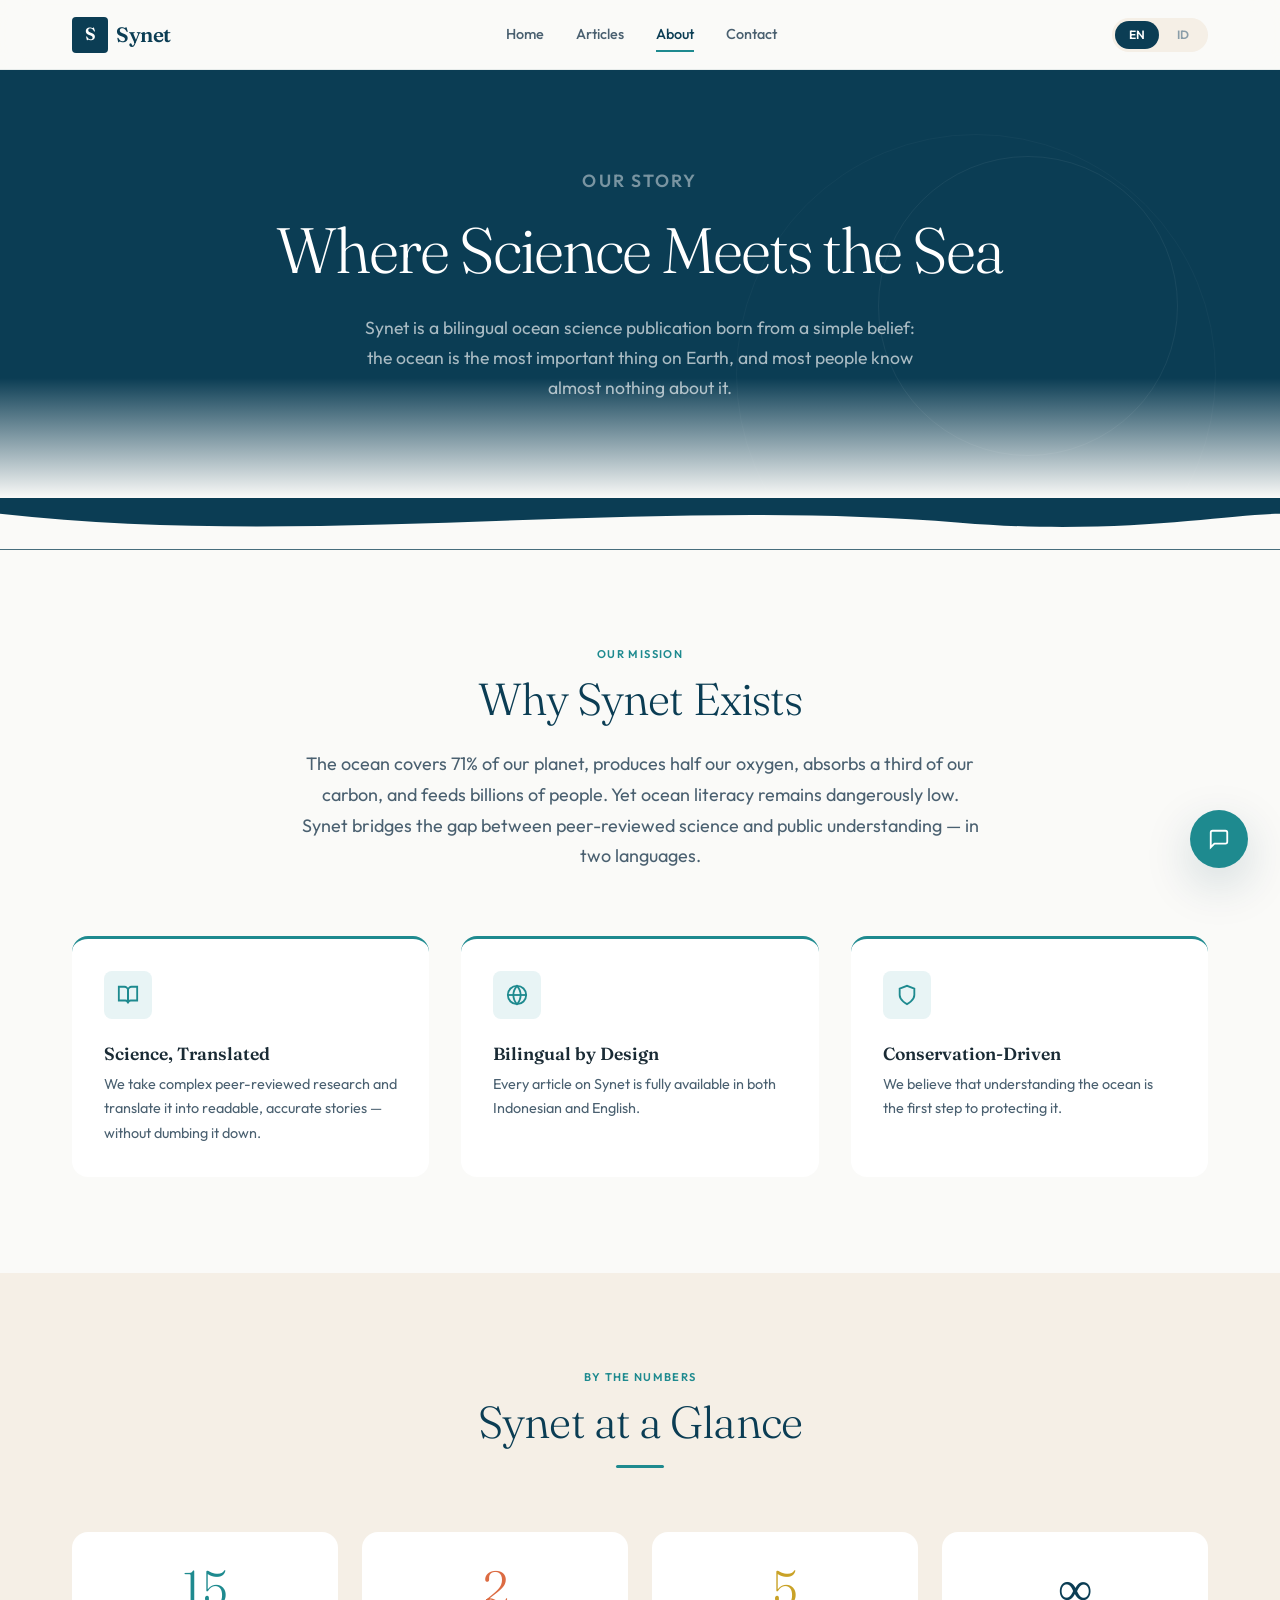
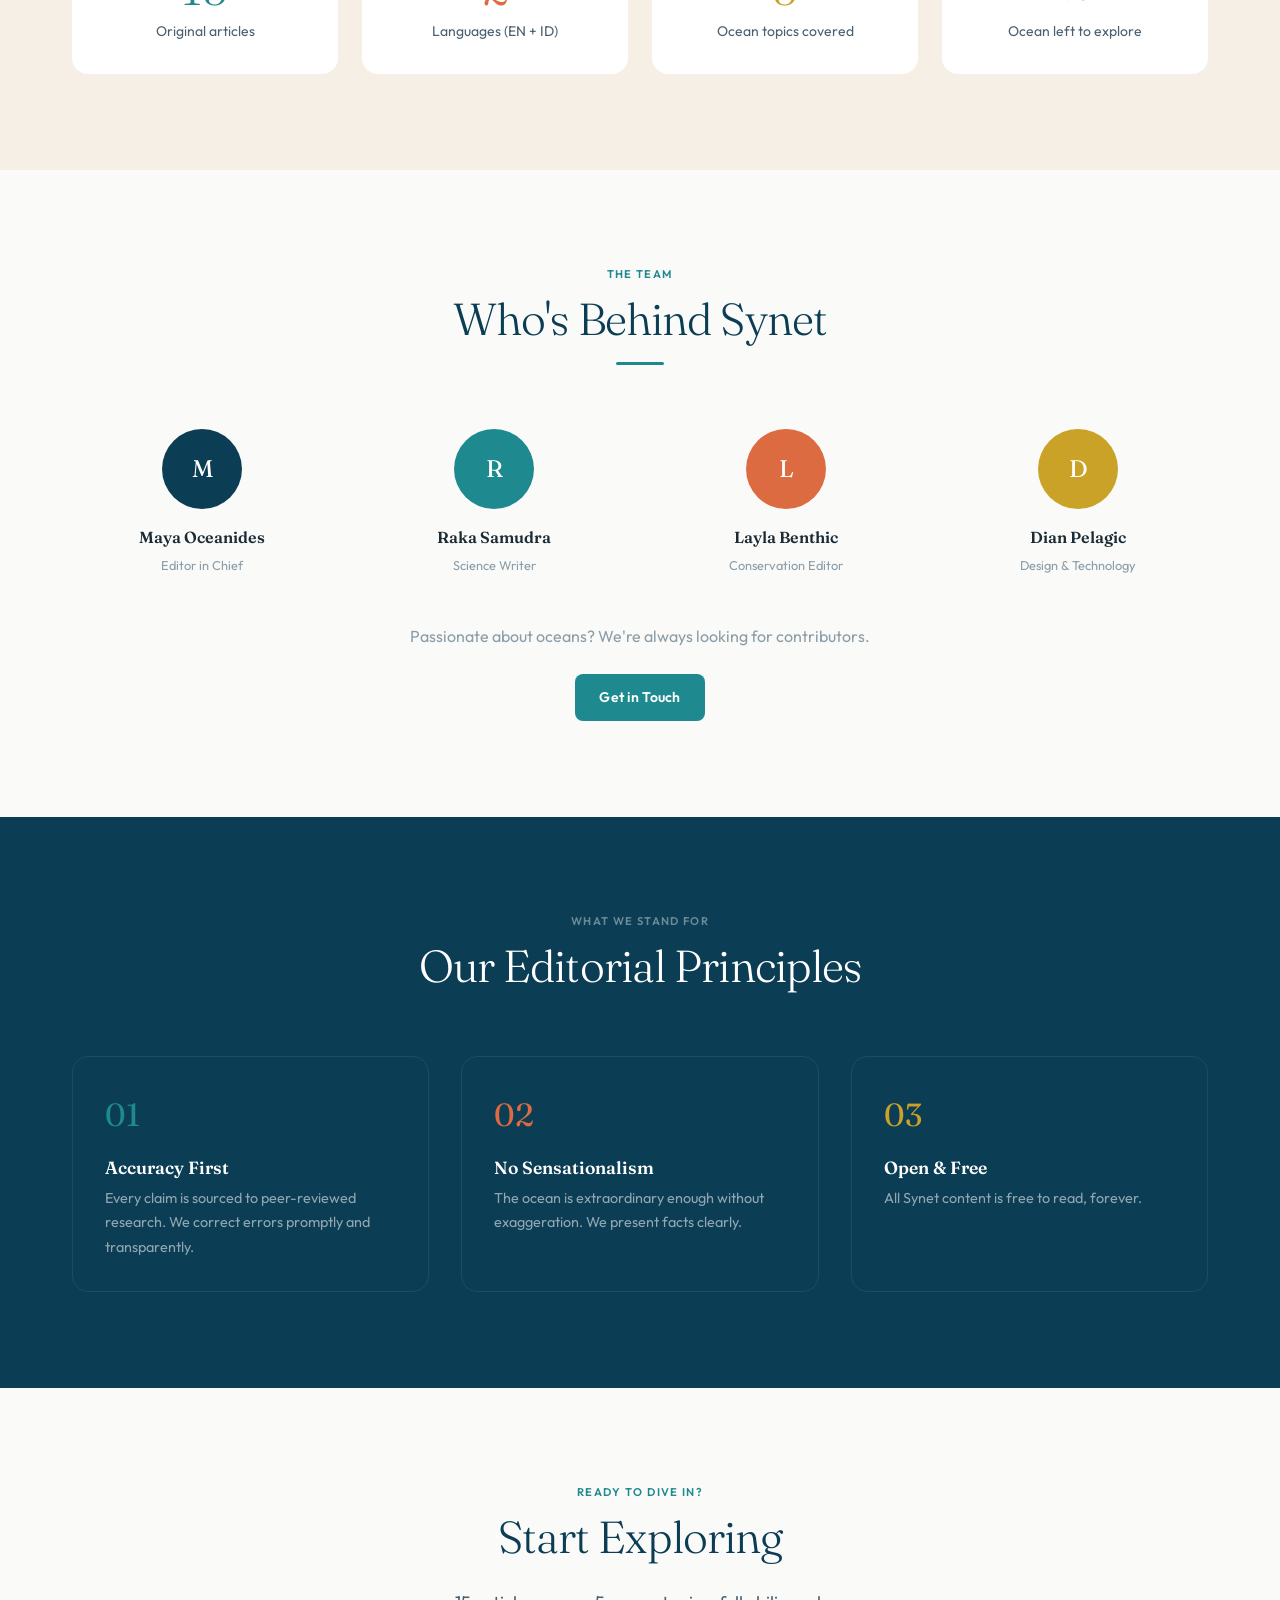
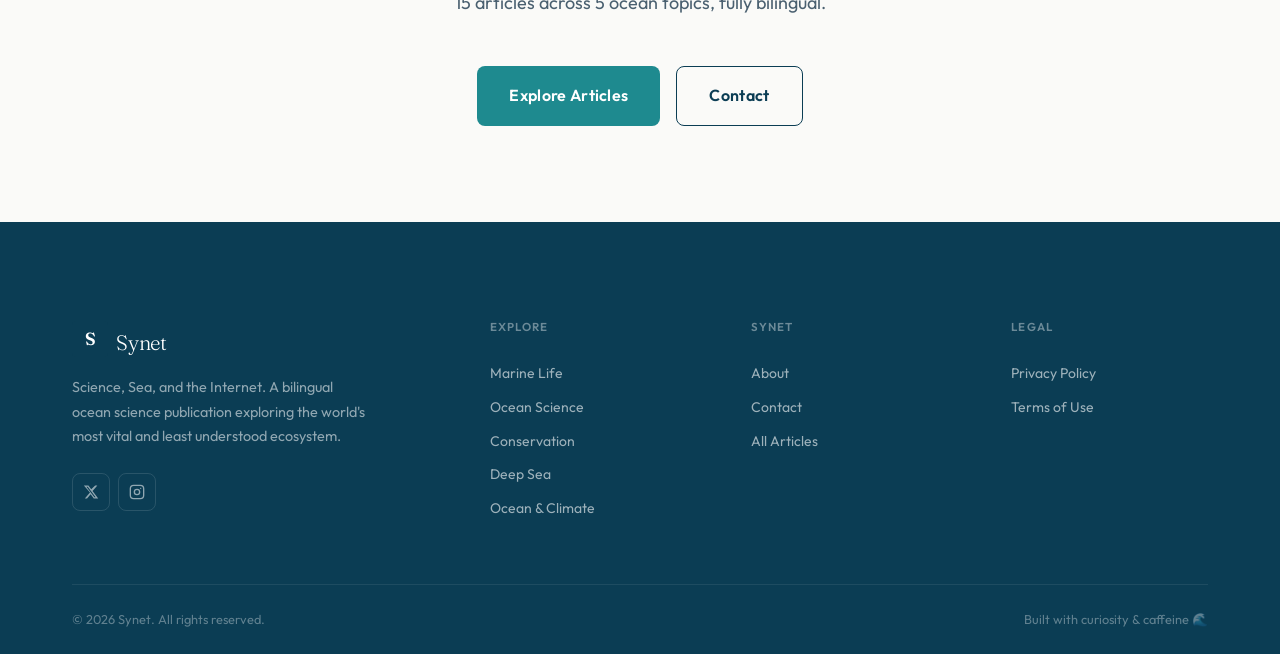
<file: about.html>
<!DOCTYPE html>
<html lang="en" data-lang="en">
<head>
  <meta charset="UTF-8" />
  <meta name="viewport" content="width=device-width, initial-scale=1.0" />
  <meta name="description" content="About Synet — a bilingual ocean science blog dedicated to making marine research accessible to everyone." />
  <title>About — Synet</title>
  <link rel="stylesheet" href="css/style.css" />
  <link rel="icon" href="data:image/svg+xml,<svg xmlns='http://www.w3.org/2000/svg' viewBox='0 0 100 100'><rect width='100' height='100' rx='16' fill='%230b3d54'/><text y='.9em' font-size='70' x='12'>🌊</text></svg>" />
</head>
<body class="page-body">
  <a href="#main" class="skip-link">Skip to content</a>

  <!-- NAV -->
  <nav class="nav" id="mainNav">
    <div class="container nav-inner">
      <a href="index.html" class="nav-logo">
        <div class="nav-logo-mark">S</div>
        <span class="nav-logo-text">Synet</span>
      </a>
      <div class="nav-links">
        <a href="index.html" class="nav-link" data-i18n="nav.home">Home</a>
        <a href="articles.html" class="nav-link" data-i18n="nav.articles">Articles</a>
        <a href="about.html" class="nav-link active" data-i18n="nav.about">About</a>
        <a href="contact.html" class="nav-link" data-i18n="nav.contact">Contact</a>
      </div>
      <div class="nav-actions">
        <div class="lang-toggle" role="group" aria-label="Language">
          <button class="lang-btn active" data-lang="en" onclick="setLang('en')" aria-pressed="true">EN</button>
          <button class="lang-btn" data-lang="id" onclick="setLang('id')" aria-pressed="false">ID</button>
        </div>
        <button class="nav-hamburger" id="hamburger" aria-label="Toggle menu" aria-expanded="false">
          <span></span><span></span><span></span>
        </button>
      </div>
    </div>
  </nav>

  <div class="nav-mobile" id="mobileNav" aria-hidden="true">
    <a href="index.html" class="nav-link" data-i18n="nav.home">Home</a>
    <a href="articles.html" class="nav-link" data-i18n="nav.articles">Articles</a>
    <a href="about.html" class="nav-link active" data-i18n="nav.about">About</a>
    <a href="contact.html" class="nav-link" data-i18n="nav.contact">Contact</a>
  </div>

  <main id="main">

    <!-- ABOUT HERO -->
    <section class="about-hero">
      <div class="container" style="position:relative; z-index:1;">
        <p class="overline" style="color:rgba(255,255,255,0.45); margin-bottom:var(--space-md);" data-i18n="about.overline">Our Story</p>
        <h1 data-i18n="about.title">Where Science<br>Meets the Sea</h1>
        <p data-i18n="about.subtitle">
          Synet is a bilingual ocean science publication born from a simple belief: the ocean is the most important thing on Earth, and most people know almost nothing about it.
        </p>
      </div>

      <!-- Decorative ocean circles -->
      <div aria-hidden="true" style="position:absolute; top:20%; right:8%; width:300px; height:300px; border-radius:50%; border:1px solid rgba(255,255,255,0.06); pointer-events:none;"></div>
      <div aria-hidden="true" style="position:absolute; top:15%; right:5%; width:480px; height:480px; border-radius:50%; border:1px solid rgba(255,255,255,0.03); pointer-events:none;"></div>
    </section>

    <!-- WAVE DOWN -->
    <div class="ocean-wave-divider" aria-hidden="true" style="background:var(--deep);">
      <svg viewBox="0 0 1440 60" fill="none" xmlns="http://www.w3.org/2000/svg" preserveAspectRatio="none">
        <path d="M0,20 C360,60 720,0 1080,30 C1260,45 1380,20 1440,20 L1440,60 L0,60 Z" fill="var(--pearl)"/>
      </svg>
    </div>

    <!-- MISSION -->
    <section class="section">
      <div class="container">
        <div style="max-width:680px; margin:0 auto var(--space-3xl); text-align:center;" class="reveal">
          <p class="overline section-label" data-i18n="about.missionlabel">Our Mission</p>
          <h2 class="section-title" style="margin-bottom:var(--space-lg);" data-i18n="about.missiontitle">Why Synet Exists</h2>
          <p class="body-lg" style="color:var(--text-secondary);" data-i18n="about.missiondesc">
            The ocean covers 71% of our planet, produces half our oxygen, absorbs a third of our carbon, and feeds billions of people. Yet ocean literacy remains dangerously low. Synet bridges the gap between peer-reviewed science and public understanding — in two languages.
          </p>
        </div>

        <div class="mission-grid reveal-stagger">
          <div class="mission-card">
            <div class="mission-card-icon">
              <svg width="22" height="22" viewBox="0 0 24 24" fill="none" stroke="currentColor" stroke-width="2"><path d="M2 3h6a4 4 0 0 1 4 4v14a3 3 0 0 0-3-3H2z"/><path d="M22 3h-6a4 4 0 0 0-4 4v14a3 3 0 0 1 3-3h7z"/></svg>
            </div>
            <h3 data-i18n="about.m1title">Science, Translated</h3>
            <p data-i18n="about.m1desc">We take complex peer-reviewed research and translate it into readable, accurate stories — without dumbing it down. Ocean science deserves serious treatment and wide reach.</p>
          </div>

          <div class="mission-card">
            <div class="mission-card-icon">
              <svg width="22" height="22" viewBox="0 0 24 24" fill="none" stroke="currentColor" stroke-width="2"><circle cx="12" cy="12" r="10"/><line x1="2" y1="12" x2="22" y2="12"/><path d="M12 2a15.3 15.3 0 0 1 4 10 15.3 15.3 0 0 1-4 10 15.3 15.3 0 0 1-4-10 15.3 15.3 0 0 1 4-10z"/></svg>
            </div>
            <h3 data-i18n="about.m2title">Bilingual by Design</h3>
            <p data-i18n="about.m2desc">Every article on Synet is fully available in both Indonesian and English. Ocean science shouldn't have a language barrier — especially for the country with the world's longest coastline.</p>
          </div>

          <div class="mission-card">
            <div class="mission-card-icon">
              <svg width="22" height="22" viewBox="0 0 24 24" fill="none" stroke="currentColor" stroke-width="2"><path d="M12 22s8-4 8-10V5l-8-3-8 3v7c0 6 8 10 8 10z"/></svg>
            </div>
            <h3 data-i18n="about.m3title">Conservation-Driven</h3>
            <p data-i18n="about.m3desc">We believe that understanding the ocean is the first step to protecting it. Every story we publish is chosen for its relevance to ocean health and its power to change how readers see our blue planet.</p>
          </div>
        </div>
      </div>
    </section>

    <!-- NUMBERS -->
    <section class="section" style="background:var(--sand);">
      <div class="container">
        <div style="text-align:center; margin-bottom:var(--space-3xl);" class="reveal">
          <p class="overline section-label" data-i18n="about.numberlabel">By the Numbers</p>
          <h2 class="section-title" data-i18n="about.numbertitle">Synet at a Glance</h2>
          <div class="section-divider" style="margin-inline:auto;"></div>
        </div>

        <div class="grid-4 reveal-stagger">
          <div style="text-align:center; background:var(--white); border-radius:var(--radius-lg); padding:var(--space-xl);">
            <div style="font-family:var(--font-display); font-size:3rem; font-weight:300; color:var(--teal); line-height:1;">15</div>
            <div class="body-sm" style="color:var(--text-secondary); margin-top:var(--space-sm);" data-i18n="about.n1">Original articles</div>
          </div>
          <div style="text-align:center; background:var(--white); border-radius:var(--radius-lg); padding:var(--space-xl);">
            <div style="font-family:var(--font-display); font-size:3rem; font-weight:300; color:var(--coral); line-height:1;">2</div>
            <div class="body-sm" style="color:var(--text-secondary); margin-top:var(--space-sm);" data-i18n="about.n2">Languages (EN + ID)</div>
          </div>
          <div style="text-align:center; background:var(--white); border-radius:var(--radius-lg); padding:var(--space-xl);">
            <div style="font-family:var(--font-display); font-size:3rem; font-weight:300; color:var(--gold); line-height:1;">5</div>
            <div class="body-sm" style="color:var(--text-secondary); margin-top:var(--space-sm);" data-i18n="about.n3">Ocean topics covered</div>
          </div>
          <div style="text-align:center; background:var(--white); border-radius:var(--radius-lg); padding:var(--space-xl);">
            <div style="font-family:var(--font-display); font-size:3rem; font-weight:300; color:var(--deep); line-height:1;">∞</div>
            <div class="body-sm" style="color:var(--text-secondary); margin-top:var(--space-sm);" data-i18n="about.n4">Ocean left to explore</div>
          </div>
        </div>
      </div>
    </section>

    <!-- TEAM -->
    <section class="section">
      <div class="container">
        <div style="text-align:center; margin-bottom:var(--space-3xl);" class="reveal">
          <p class="overline section-label" data-i18n="about.teamlabel">The Team</p>
          <h2 class="section-title" data-i18n="about.teamtitle">Who's Behind Synet</h2>
          <div class="section-divider" style="margin-inline:auto;"></div>
        </div>

        <div class="team-grid reveal-stagger">
          <div class="team-card">
            <div class="team-avatar" style="background:var(--deep); display:flex; align-items:center; justify-content:center; color:white; font-family:var(--font-display); font-size:1.5rem;">M</div>
            <div class="team-name">Maya Oceanides</div>
            <div class="team-role" data-i18n="about.role.editor">Editor in Chief</div>
          </div>
          <div class="team-card">
            <div class="team-avatar" style="background:var(--teal); display:flex; align-items:center; justify-content:center; color:white; font-family:var(--font-display); font-size:1.5rem;">R</div>
            <div class="team-name">Raka Samudra</div>
            <div class="team-role" data-i18n="about.role.science">Science Writer</div>
          </div>
          <div class="team-card">
            <div class="team-avatar" style="background:var(--coral); display:flex; align-items:center; justify-content:center; color:white; font-family:var(--font-display); font-size:1.5rem;">L</div>
            <div class="team-name">Layla Benthic</div>
            <div class="team-role" data-i18n="about.role.conservation">Conservation Editor</div>
          </div>
          <div class="team-card">
            <div class="team-avatar" style="background:var(--gold); display:flex; align-items:center; justify-content:center; color:white; font-family:var(--font-display); font-size:1.5rem;">D</div>
            <div class="team-name">Dian Pelagic</div>
            <div class="team-role" data-i18n="about.role.design">Design & Technology</div>
          </div>
        </div>

        <div style="text-align:center; margin-top:var(--space-2xl);" class="reveal">
          <p class="body-md" style="color:var(--text-muted); margin-bottom:var(--space-lg);" data-i18n="about.jointeam">Passionate about oceans? We're always looking for contributors.</p>
          <a href="contact.html" class="btn btn-primary" data-i18n="about.joincta">Get in Touch</a>
        </div>
      </div>
    </section>

    <!-- VALUES -->
    <section class="section" style="background:var(--deep);">
      <div class="container">
        <div style="text-align:center; margin-bottom:var(--space-3xl);" class="reveal">
          <p class="overline" style="color:rgba(255,255,255,0.4); margin-bottom:var(--space-sm);" data-i18n="about.valueslabel">What We Stand For</p>
          <h2 style="font-family:var(--font-display); font-size:clamp(1.8rem,3.5vw,2.8rem); font-weight:300; color:var(--white); letter-spacing:-0.02em;" data-i18n="about.valuestitle">Our Editorial Principles</h2>
        </div>

        <div class="grid-3 reveal-stagger">
          <div style="padding:var(--space-xl); border:1px solid rgba(255,255,255,0.08); border-radius:var(--radius-lg);">
            <div style="font-family:var(--font-display); font-size:2rem; color:var(--teal); margin-bottom:var(--space-md);">01</div>
            <h3 style="color:var(--white); margin-bottom:var(--space-sm); font-size:1.1rem;" data-i18n="about.v1title">Accuracy First</h3>
            <p style="color:rgba(255,255,255,0.55); font-size:0.9rem; line-height:1.7;" data-i18n="about.v1desc">Every claim is sourced to peer-reviewed research or established scientific institutions. We correct errors promptly and transparently.</p>
          </div>
          <div style="padding:var(--space-xl); border:1px solid rgba(255,255,255,0.08); border-radius:var(--radius-lg);">
            <div style="font-family:var(--font-display); font-size:2rem; color:var(--coral); margin-bottom:var(--space-md);">02</div>
            <h3 style="color:var(--white); margin-bottom:var(--space-sm); font-size:1.1rem;" data-i18n="about.v2title">No Sensationalism</h3>
            <p style="color:rgba(255,255,255,0.55); font-size:0.9rem; line-height:1.7;" data-i18n="about.v2desc">The ocean is extraordinary enough without exaggeration. We present facts clearly and let the science speak — even when it's complicated or uncomfortable.</p>
          </div>
          <div style="padding:var(--space-xl); border:1px solid rgba(255,255,255,0.08); border-radius:var(--radius-lg);">
            <div style="font-family:var(--font-display); font-size:2rem; color:var(--gold); margin-bottom:var(--space-md);">03</div>
            <h3 style="color:var(--white); margin-bottom:var(--space-sm); font-size:1.1rem;" data-i18n="about.v3title">Open & Free</h3>
            <p style="color:rgba(255,255,255,0.55); font-size:0.9rem; line-height:1.7;" data-i18n="about.v3desc">All Synet content is free to read, forever. Knowledge about our shared ocean should not sit behind a paywall.</p>
          </div>
        </div>
      </div>
    </section>

    <!-- CTA -->
    <section class="section" style="text-align:center;">
      <div class="container" style="max-width:560px;" class="reveal">
        <p class="overline section-label" data-i18n="about.ctalabel">Ready to dive in?</p>
        <h2 class="section-title" style="margin-bottom:var(--space-lg);" data-i18n="about.ctatitle">Start Exploring</h2>
        <p class="body-lg" style="color:var(--text-secondary); margin-bottom:var(--space-2xl);" data-i18n="about.ctadesc">15 articles across 5 ocean topics, fully bilingual. More coming every week.</p>
        <div style="display:flex; gap:var(--space-md); justify-content:center; flex-wrap:wrap;">
          <a href="articles.html" class="btn btn-primary btn-lg" data-i18n="hero.cta1">Explore Articles</a>
          <a href="contact.html" class="btn btn-secondary btn-lg" data-i18n="nav.contact">Contact Us</a>
        </div>
      </div>
    </section>

  </main>

  <!-- FOOTER -->
  <footer class="footer">
    <div class="container">
      <div class="footer-grid">
        <div class="footer-brand">
          <div class="flex gap-sm" style="align-items:center;">
            <div class="nav-logo-mark">S</div>
            <span class="footer-tagline">Synet</span>
          </div>
          <p data-i18n="footer.desc">Science, Sea, and the Internet. A bilingual ocean science publication.</p>
          <div class="footer-social">
            <a href="#" class="social-btn" aria-label="Twitter/X"><svg width="16" height="16" viewBox="0 0 24 24" fill="currentColor"><path d="M18.244 2.25h3.308l-7.227 8.26 8.502 11.24H16.17l-4.714-6.231-5.401 6.231H2.744l7.73-8.835L1.254 2.25H8.08l4.259 5.63 5.905-5.63zm-1.161 17.52h1.833L7.084 4.126H5.117z"/></svg></a>
            <a href="#" class="social-btn" aria-label="Instagram"><svg width="16" height="16" viewBox="0 0 24 24" fill="none" stroke="currentColor" stroke-width="2"><rect x="2" y="2" width="20" height="20" rx="5"/><circle cx="12" cy="12" r="4"/><circle cx="17.5" cy="6.5" r="1" fill="currentColor" stroke="none"/></svg></a>
          </div>
        </div>
        <div>
          <p class="footer-col-title" data-i18n="footer.col.explore">Explore</p>
          <ul class="footer-links">
            <li><a href="articles.html?cat=marine-life" class="footer-link" data-i18n="cat.marine">Marine Life</a></li>
            <li><a href="articles.html?cat=ocean-science" class="footer-link" data-i18n="cat.science">Ocean Science</a></li>
            <li><a href="articles.html?cat=conservation" class="footer-link" data-i18n="cat.conservation">Conservation</a></li>
            <li><a href="articles.html?cat=deep-sea" class="footer-link" data-i18n="cat.deepsea">Deep Sea</a></li>
            <li><a href="articles.html?cat=ocean-climate" class="footer-link" data-i18n="cat.climate">Ocean & Climate</a></li>
          </ul>
        </div>
        <div>
          <p class="footer-col-title" data-i18n="footer.col.synet">Synet</p>
          <ul class="footer-links">
            <li><a href="about.html" class="footer-link" data-i18n="nav.about">About</a></li>
            <li><a href="contact.html" class="footer-link" data-i18n="nav.contact">Contact</a></li>
            <li><a href="articles.html" class="footer-link" data-i18n="footer.allart">All Articles</a></li>
          </ul>
        </div>
        <div>
          <p class="footer-col-title" data-i18n="footer.col.legal">Legal</p>
          <ul class="footer-links">
            <li><a href="#" class="footer-link" data-i18n="footer.privacy">Privacy Policy</a></li>
            <li><a href="#" class="footer-link" data-i18n="footer.terms">Terms of Use</a></li>
          </ul>
        </div>
      </div>
      <div class="footer-bottom">
        <p class="footer-copy">© 2026 Synet. <span data-i18n="footer.rights">All rights reserved.</span></p>
        <a href="#" class="footer-bottom-link" data-i18n="footer.builtby">Built with curiosity & caffeine 🌊</a>
      </div>
    </div>
  </footer>

  <!-- AI CHAT -->
  <button class="chat-trigger" id="chatTrigger" aria-label="Open AI Ocean Chat" aria-expanded="false">
    <svg class="chat-trigger-icon" width="22" height="22" viewBox="0 0 24 24" fill="none" stroke="currentColor" stroke-width="2"><path d="M21 15a2 2 0 0 1-2 2H7l-4 4V5a2 2 0 0 1 2-2h14a2 2 0 0 1 2 2z"/></svg>
    <svg class="chat-trigger-close" width="20" height="20" viewBox="0 0 24 24" fill="none" stroke="currentColor" stroke-width="2.5"><line x1="18" y1="6" x2="6" y2="18"/><line x1="6" y1="6" x2="18" y2="18"/></svg>
  </button>
  <div class="chat-panel" id="chatPanel" role="dialog" aria-label="Ocean AI Chat" aria-hidden="true">
    <div class="chat-header">
      <div class="chat-header-avatar">🌊</div>
      <div class="chat-header-info">
        <div class="chat-header-name">Synet AI</div>
        <div class="chat-header-status"><span class="chat-status-dot"></span><span data-i18n="chat.status">Ocean expert, always online</span></div>
      </div>
    </div>
    <div class="chat-messages" id="chatMessages">
      <div class="chat-msg chat-msg-bot"><span data-i18n="chat.welcome">Hi! I'm Synet AI 🌊 Ask me anything about oceans, marine life, or climate science.</span></div>
    </div>
    <div class="chat-suggestions" id="chatSuggestions">
      <button class="chat-suggestion" onclick="sendSuggestion(this)" data-i18n="chat.s1">How deep is the ocean?</button>
      <button class="chat-suggestion" onclick="sendSuggestion(this)" data-i18n="chat.s2">What is bioluminescence?</button>
      <button class="chat-suggestion" onclick="sendSuggestion(this)" data-i18n="chat.s3">Why is the sea salty?</button>
    </div>
    <div class="chat-input-row">
      <textarea class="chat-input" id="chatInput" placeholder="Ask about the ocean..." rows="1" aria-label="Chat input"></textarea>
      <button class="chat-send-btn" id="chatSendBtn" onclick="sendMessage()" aria-label="Send">
        <svg width="16" height="16" viewBox="0 0 24 24" fill="none" stroke="currentColor" stroke-width="2.5" stroke-linecap="round" stroke-linejoin="round"><line x1="22" y1="2" x2="11" y2="13"/><polygon points="22 2 15 22 11 13 2 9 22 2"/></svg>
      </button>
    </div>
  </div>

  <div class="toast-container" id="toastContainer" aria-live="polite"></div>

  <script src="js/config.js"></script>
  <script src="js/app.js"></script>
  <script src="js/chat.js"></script>
</body>
</html>
</file>
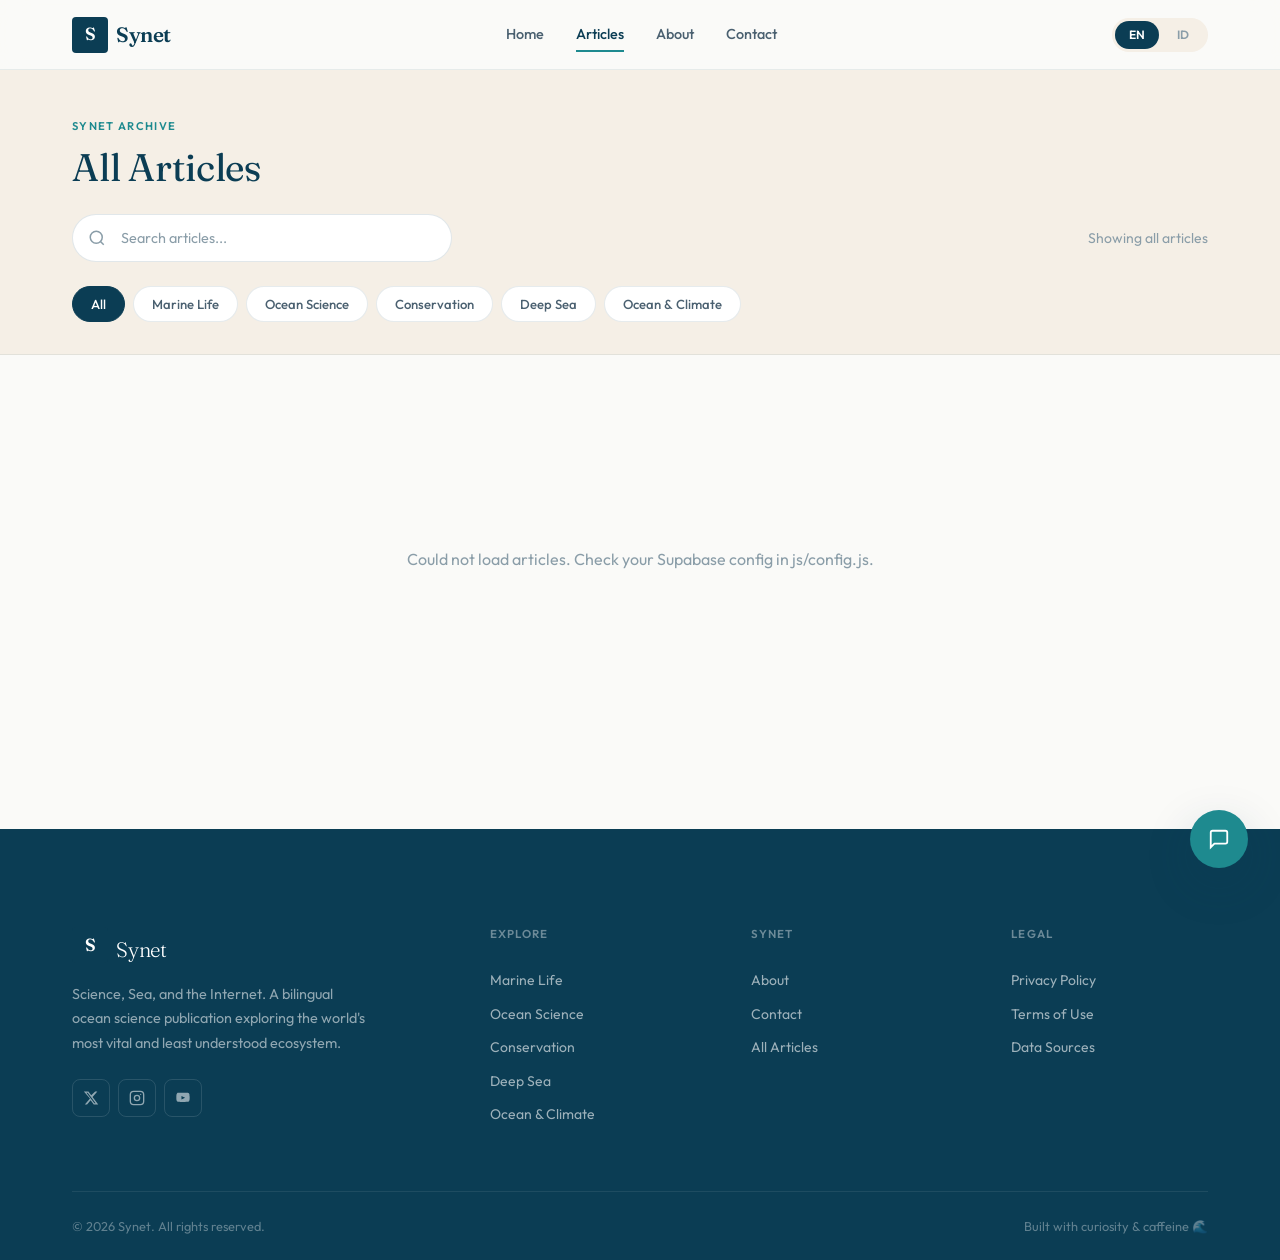
<file: articles.html>
<!DOCTYPE html>
<html lang="en" data-lang="en">
<head>
  <meta charset="UTF-8" />
  <meta name="viewport" content="width=device-width, initial-scale=1.0" />
  <meta name="description" content="Synet Articles — Browse all ocean science, marine life, conservation, and deep sea articles. Bilingual EN/ID." />
  <title>Articles — Synet</title>
  <link rel="stylesheet" href="css/style.css" />
  <link rel="icon" href="data:image/svg+xml,<svg xmlns='http://www.w3.org/2000/svg' viewBox='0 0 100 100'><rect width='100' height='100' rx='16' fill='%230b3d54'/><text y='.9em' font-size='70' x='12'>🌊</text></svg>" />
</head>
<body class="page-body">
  <a href="#main" class="skip-link" data-i18n="skip">Skip to content</a>

  <!-- NAV -->
  <nav class="nav" id="mainNav">
    <div class="container nav-inner">
      <a href="index.html" class="nav-logo">
        <div class="nav-logo-mark">S</div>
        <span class="nav-logo-text">Synet</span>
      </a>
      <div class="nav-links">
        <a href="index.html" class="nav-link" data-i18n="nav.home">Home</a>
        <a href="articles.html" class="nav-link active" data-i18n="nav.articles">Articles</a>
        <a href="about.html" class="nav-link" data-i18n="nav.about">About</a>
        <a href="contact.html" class="nav-link" data-i18n="nav.contact">Contact</a>
      </div>
      <div class="nav-actions">
        <div class="lang-toggle" role="group" aria-label="Language">
          <button class="lang-btn active" data-lang="en" onclick="setLang('en')" aria-pressed="true">EN</button>
          <button class="lang-btn" data-lang="id" onclick="setLang('id')" aria-pressed="false">ID</button>
        </div>
        <button class="nav-hamburger" id="hamburger" aria-label="Toggle menu" aria-expanded="false">
          <span></span><span></span><span></span>
        </button>
      </div>
    </div>
  </nav>

  <div class="nav-mobile" id="mobileNav" aria-hidden="true">
    <a href="index.html" class="nav-link" data-i18n="nav.home">Home</a>
    <a href="articles.html" class="nav-link active" data-i18n="nav.articles">Articles</a>
    <a href="about.html" class="nav-link" data-i18n="nav.about">About</a>
    <a href="contact.html" class="nav-link" data-i18n="nav.contact">Contact</a>
  </div>

  <main id="main">

    <!-- ARTICLES HEADER -->
    <div class="articles-header">
      <div class="container">
        <div style="margin-bottom:var(--space-lg);">
          <p class="overline" style="color:var(--teal); margin-bottom:var(--space-sm);" data-i18n="articles.overline">Synet Archive</p>
          <h1 class="display-md" style="color:var(--deep);" data-i18n="articles.title">All Articles</h1>
        </div>

        <div class="articles-controls">
          <!-- Search -->
          <div class="search-bar" style="max-width:380px; flex:1;">
            <svg class="search-icon" width="18" height="18" viewBox="0 0 24 24" fill="none" stroke="currentColor" stroke-width="2"><circle cx="11" cy="11" r="8"/><line x1="21" y1="21" x2="16.65" y2="16.65"/></svg>
            <input
              type="search"
              class="search-input"
              id="searchInput"
              data-i18n-placeholder="articles.search"
              placeholder="Search articles..."
              aria-label="Search articles"
              oninput="handleSearch(this.value)"
            />
          </div>

          <!-- Article count -->
          <p class="articles-count" id="articlesCount" aria-live="polite" data-i18n="articles.showing">Showing all articles</p>
        </div>

        <!-- Category filters -->
        <div class="filter-tabs" id="filterTabs" role="tablist" aria-label="Filter by category" style="margin-top:var(--space-lg);">
          <button class="filter-tab active" data-cat="all" onclick="filterCategory('all')" role="tab" aria-selected="true" data-i18n="filter.all">All</button>
          <button class="filter-tab" data-cat="marine-life" onclick="filterCategory('marine-life')" role="tab" aria-selected="false" data-i18n="cat.marine">Marine Life</button>
          <button class="filter-tab" data-cat="ocean-science" onclick="filterCategory('ocean-science')" role="tab" aria-selected="false" data-i18n="cat.science">Ocean Science</button>
          <button class="filter-tab" data-cat="conservation" onclick="filterCategory('conservation')" role="tab" aria-selected="false" data-i18n="cat.conservation">Conservation</button>
          <button class="filter-tab" data-cat="deep-sea" onclick="filterCategory('deep-sea')" role="tab" aria-selected="false" data-i18n="cat.deepsea">Deep Sea</button>
          <button class="filter-tab" data-cat="ocean-climate" onclick="filterCategory('ocean-climate')" role="tab" aria-selected="false" data-i18n="cat.climate">Ocean & Climate</button>
        </div>
      </div>
    </div>

    <!-- ARTICLES GRID -->
    <section class="section" id="articlesSection">
      <div class="container">
        <div class="articles-grid" id="articlesGrid">
          <!-- Skeleton -->
          <div class="skeleton skeleton-card"></div>
          <div class="skeleton skeleton-card"></div>
          <div class="skeleton skeleton-card"></div>
          <div class="skeleton skeleton-card"></div>
          <div class="skeleton skeleton-card"></div>
          <div class="skeleton skeleton-card"></div>
        </div>

        <!-- Pagination -->
        <div class="pagination" id="pagination" role="navigation" aria-label="Pagination"></div>
      </div>
    </section>

  </main>

  <!-- FOOTER -->
  <footer class="footer">
    <div class="container">
      <div class="footer-grid">
        <div class="footer-brand">
          <div class="flex gap-sm" style="align-items:center;">
            <div class="nav-logo-mark">S</div>
            <span class="footer-tagline">Synet</span>
          </div>
          <p data-i18n="footer.desc">
            Science, Sea, and the Internet. A bilingual ocean science publication exploring the world's most vital and least understood ecosystem.
          </p>
          <div class="footer-social">
            <a href="#" class="social-btn" aria-label="Twitter/X">
              <svg width="16" height="16" viewBox="0 0 24 24" fill="currentColor"><path d="M18.244 2.25h3.308l-7.227 8.26 8.502 11.24H16.17l-4.714-6.231-5.401 6.231H2.744l7.73-8.835L1.254 2.25H8.08l4.259 5.63 5.905-5.63zm-1.161 17.52h1.833L7.084 4.126H5.117z"/></svg>
            </a>
            <a href="#" class="social-btn" aria-label="Instagram">
              <svg width="16" height="16" viewBox="0 0 24 24" fill="none" stroke="currentColor" stroke-width="2"><rect x="2" y="2" width="20" height="20" rx="5"/><circle cx="12" cy="12" r="4"/><circle cx="17.5" cy="6.5" r="1" fill="currentColor" stroke="none"/></svg>
            </a>
            <a href="#" class="social-btn" aria-label="YouTube">
              <svg width="16" height="16" viewBox="0 0 24 24" fill="currentColor"><path d="M21.8 7.2s-.2-1.4-.8-2c-.8-.8-1.6-.8-2-.9C16.8 4 12 4 12 4s-4.8 0-7 .3c-.4.1-1.3.1-2 .9-.6.6-.8 2-.8 2S2 8.7 2 10.3v1.4c0 1.5.2 3.1.2 3.1s.2 1.4.8 2c.7.8 1.7.7 2.2.8C6.7 17.8 12 18 12 18s4.8 0 7-.3c.4-.1 1.3-.1 2-.9.6-.6.8-2 .8-2s.2-1.5.2-3.1v-1.4c-.2-1.6-.4-3.1-.4-3.1zM9.7 14.3V9.1l5.5 2.6-5.5 2.6z"/></svg>
            </a>
          </div>
        </div>

        <div>
          <p class="footer-col-title" data-i18n="footer.col.explore">Explore</p>
          <ul class="footer-links">
            <li><a href="articles.html?cat=marine-life" class="footer-link" data-i18n="cat.marine">Marine Life</a></li>
            <li><a href="articles.html?cat=ocean-science" class="footer-link" data-i18n="cat.science">Ocean Science</a></li>
            <li><a href="articles.html?cat=conservation" class="footer-link" data-i18n="cat.conservation">Conservation</a></li>
            <li><a href="articles.html?cat=deep-sea" class="footer-link" data-i18n="cat.deepsea">Deep Sea</a></li>
            <li><a href="articles.html?cat=ocean-climate" class="footer-link" data-i18n="cat.climate">Ocean & Climate</a></li>
          </ul>
        </div>

        <div>
          <p class="footer-col-title" data-i18n="footer.col.synet">Synet</p>
          <ul class="footer-links">
            <li><a href="about.html" class="footer-link" data-i18n="nav.about">About</a></li>
            <li><a href="contact.html" class="footer-link" data-i18n="nav.contact">Contact</a></li>
            <li><a href="articles.html" class="footer-link" data-i18n="footer.allart">All Articles</a></li>
          </ul>
        </div>

        <div>
          <p class="footer-col-title" data-i18n="footer.col.legal">Legal</p>
          <ul class="footer-links">
            <li><a href="#" class="footer-link" data-i18n="footer.privacy">Privacy Policy</a></li>
            <li><a href="#" class="footer-link" data-i18n="footer.terms">Terms of Use</a></li>
            <li><a href="#" class="footer-link" data-i18n="footer.sources">Data Sources</a></li>
          </ul>
        </div>
      </div>

      <div class="footer-bottom">
        <p class="footer-copy">© 2026 Synet. <span data-i18n="footer.rights">All rights reserved.</span></p>
        <div class="footer-bottom-links">
          <a href="#" class="footer-bottom-link" data-i18n="footer.builtby">Built with curiosity & caffeine 🌊</a>
        </div>
      </div>
    </div>
  </footer>

  <!-- AI CHAT WIDGET -->
  <button class="chat-trigger" id="chatTrigger" aria-label="Open AI Ocean Chat" aria-expanded="false">
    <svg class="chat-trigger-icon" width="22" height="22" viewBox="0 0 24 24" fill="none" stroke="currentColor" stroke-width="2"><path d="M21 15a2 2 0 0 1-2 2H7l-4 4V5a2 2 0 0 1 2-2h14a2 2 0 0 1 2 2z"/></svg>
    <svg class="chat-trigger-close" width="20" height="20" viewBox="0 0 24 24" fill="none" stroke="currentColor" stroke-width="2.5"><line x1="18" y1="6" x2="6" y2="18"/><line x1="6" y1="6" x2="18" y2="18"/></svg>
  </button>

  <div class="chat-panel" id="chatPanel" role="dialog" aria-label="Ocean AI Chat" aria-hidden="true">
    <div class="chat-header">
      <div class="chat-header-avatar">🌊</div>
      <div class="chat-header-info">
        <div class="chat-header-name">Synet AI</div>
        <div class="chat-header-status">
          <span class="chat-status-dot"></span>
          <span data-i18n="chat.status">Ocean expert, always online</span>
        </div>
      </div>
    </div>
    <div class="chat-messages" id="chatMessages">
      <div class="chat-msg chat-msg-bot">
        <span data-i18n="chat.welcome">Hi! I'm Synet AI 🌊 Ask me anything about oceans, marine life, or climate science.</span>
      </div>
    </div>
    <div class="chat-suggestions" id="chatSuggestions">
      <button class="chat-suggestion" onclick="sendSuggestion(this)" data-i18n="chat.s1">How deep is the ocean?</button>
      <button class="chat-suggestion" onclick="sendSuggestion(this)" data-i18n="chat.s2">What is bioluminescence?</button>
      <button class="chat-suggestion" onclick="sendSuggestion(this)" data-i18n="chat.s3">Why is the sea salty?</button>
    </div>
    <div class="chat-input-row">
      <textarea class="chat-input" id="chatInput" placeholder="Ask about the ocean..." data-i18n-placeholder="chat.placeholder" rows="1" aria-label="Chat input"></textarea>
      <button class="chat-send-btn" id="chatSendBtn" onclick="sendMessage()" aria-label="Send">
        <svg width="16" height="16" viewBox="0 0 24 24" fill="none" stroke="currentColor" stroke-width="2.5" stroke-linecap="round" stroke-linejoin="round"><line x1="22" y1="2" x2="11" y2="13"/><polygon points="22 2 15 22 11 13 2 9 22 2"/></svg>
      </button>
    </div>
  </div>

  <div class="toast-container" id="toastContainer" aria-live="polite"></div>

  <script src="js/config.js"></script>
  <script src="js/app.js"></script>
  <script src="js/chat.js"></script>
  <script>
    // =============================================
    // ARTICLES PAGE STATE
    // =============================================
    let allArticles = [];
    let filteredArticles = [];
    let currentPage = 1;
    let activeCategory = 'all';
    let searchQuery = '';
    const PER_PAGE = SYNET_CONFIG.ARTICLES_PER_PAGE;

    // Load all articles from Supabase
    async function loadAllArticles() {
      try {
        const res = await fetch(
          `${SYNET_CONFIG.SUPABASE_URL}/rest/v1/articles?order=published_at.desc`,
          { headers: { apikey: SYNET_CONFIG.SUPABASE_ANON_KEY, 'Content-Type': 'application/json' } }
        );
        allArticles = await res.json();
        applyFilters();
      } catch(e) {
        document.getElementById('articlesGrid').innerHTML =
          '<div class="empty-state" style="grid-column:1/-1;"><p>Could not load articles. Check your Supabase config in js/config.js.</p></div>';
      }
    }

    function applyFilters() {
      const lang = getLang();
      filteredArticles = allArticles.filter(a => {
        const matchesCat = activeCategory === 'all' || a.category_slug === activeCategory;
        const q = searchQuery.toLowerCase();
        const title = (lang === 'id' ? a.title_id : a.title_en).toLowerCase();
        const excerpt = (lang === 'id' ? a.excerpt_id : a.excerpt_en).toLowerCase();
        const matchesSearch = !q || title.includes(q) || excerpt.includes(q);
        return matchesCat && matchesSearch;
      });

      currentPage = 1;
      renderGrid();
      renderPagination();
      updateCount();
    }

    function renderGrid() {
      const lang = getLang();
      const start = (currentPage - 1) * PER_PAGE;
      const page = filteredArticles.slice(start, start + PER_PAGE);
      const grid = document.getElementById('articlesGrid');

      if (!page.length) {
        grid.innerHTML = `
          <div class="empty-state">
            <svg viewBox="0 0 24 24" fill="none" stroke="currentColor" stroke-width="1.5"><circle cx="11" cy="11" r="8"/><line x1="21" y1="21" x2="16.65" y2="16.65"/></svg>
            <p class="heading-sm" style="margin-bottom:var(--space-sm);">${lang === 'id' ? 'Tidak ada artikel ditemukan' : 'No articles found'}</p>
            <p class="body-sm" style="color:var(--text-muted);">${lang === 'id' ? 'Coba kata kunci lain atau pilih kategori berbeda.' : 'Try a different keyword or category.'}</p>
          </div>`;
        return;
      }

      grid.innerHTML = page.map(a => articleCardRegular(a, lang)).join('');
      // Animate cards in
      grid.querySelectorAll('.card').forEach((card, i) => {
        card.style.animationDelay = `${i * 60}ms`;
        card.classList.add('reveal');
        requestAnimationFrame(() => card.classList.add('visible'));
      });
    }

    function renderPagination() {
      const total = Math.ceil(filteredArticles.length / PER_PAGE);
      const pag = document.getElementById('pagination');
      if (total <= 1) { pag.innerHTML = ''; return; }

      let html = `<button class="page-btn" onclick="goPage(${currentPage - 1})" ${currentPage === 1 ? 'disabled' : ''} aria-label="Previous">‹</button>`;
      for (let i = 1; i <= total; i++) {
        html += `<button class="page-btn ${i === currentPage ? 'active' : ''}" onclick="goPage(${i})" aria-label="Page ${i}" aria-current="${i === currentPage ? 'page' : 'false'}">${i}</button>`;
      }
      html += `<button class="page-btn" onclick="goPage(${currentPage + 1})" ${currentPage === total ? 'disabled' : ''} aria-label="Next">›</button>`;
      pag.innerHTML = html;
    }

    function goPage(page) {
      const total = Math.ceil(filteredArticles.length / PER_PAGE);
      if (page < 1 || page > total) return;
      currentPage = page;
      renderGrid();
      renderPagination();
      document.getElementById('articlesSection').scrollIntoView({ behavior: 'smooth', block: 'start' });
    }

    function updateCount() {
      const lang = getLang();
      const count = filteredArticles.length;
      const el = document.getElementById('articlesCount');
      el.textContent = lang === 'id'
        ? `Menampilkan ${count} artikel`
        : `Showing ${count} article${count !== 1 ? 's' : ''}`;
    }

    function filterCategory(cat) {
      activeCategory = cat;
      searchQuery = document.getElementById('searchInput').value.trim();

      // Update tabs
      document.querySelectorAll('.filter-tab').forEach(btn => {
        const isActive = btn.dataset.cat === cat;
        btn.classList.toggle('active', isActive);
        btn.setAttribute('aria-selected', isActive);
      });

      applyFilters();
    }

    let searchTimer;
    function handleSearch(val) {
      searchQuery = val.trim();
      clearTimeout(searchTimer);
      searchTimer = setTimeout(applyFilters, 280);
    }

    // Check for ?cat= query param on page load
    function checkQueryParams() {
      const params = new URLSearchParams(window.location.search);
      const cat = params.get('cat');
      if (cat) filterCategory(cat);
    }

    document.addEventListener('DOMContentLoaded', () => {
      loadAllArticles().then(checkQueryParams);
    });

    // Re-render on lang switch
    document.addEventListener('langChange', () => {
      applyFilters();
    });
  </script>
</body>
</html>
</file>
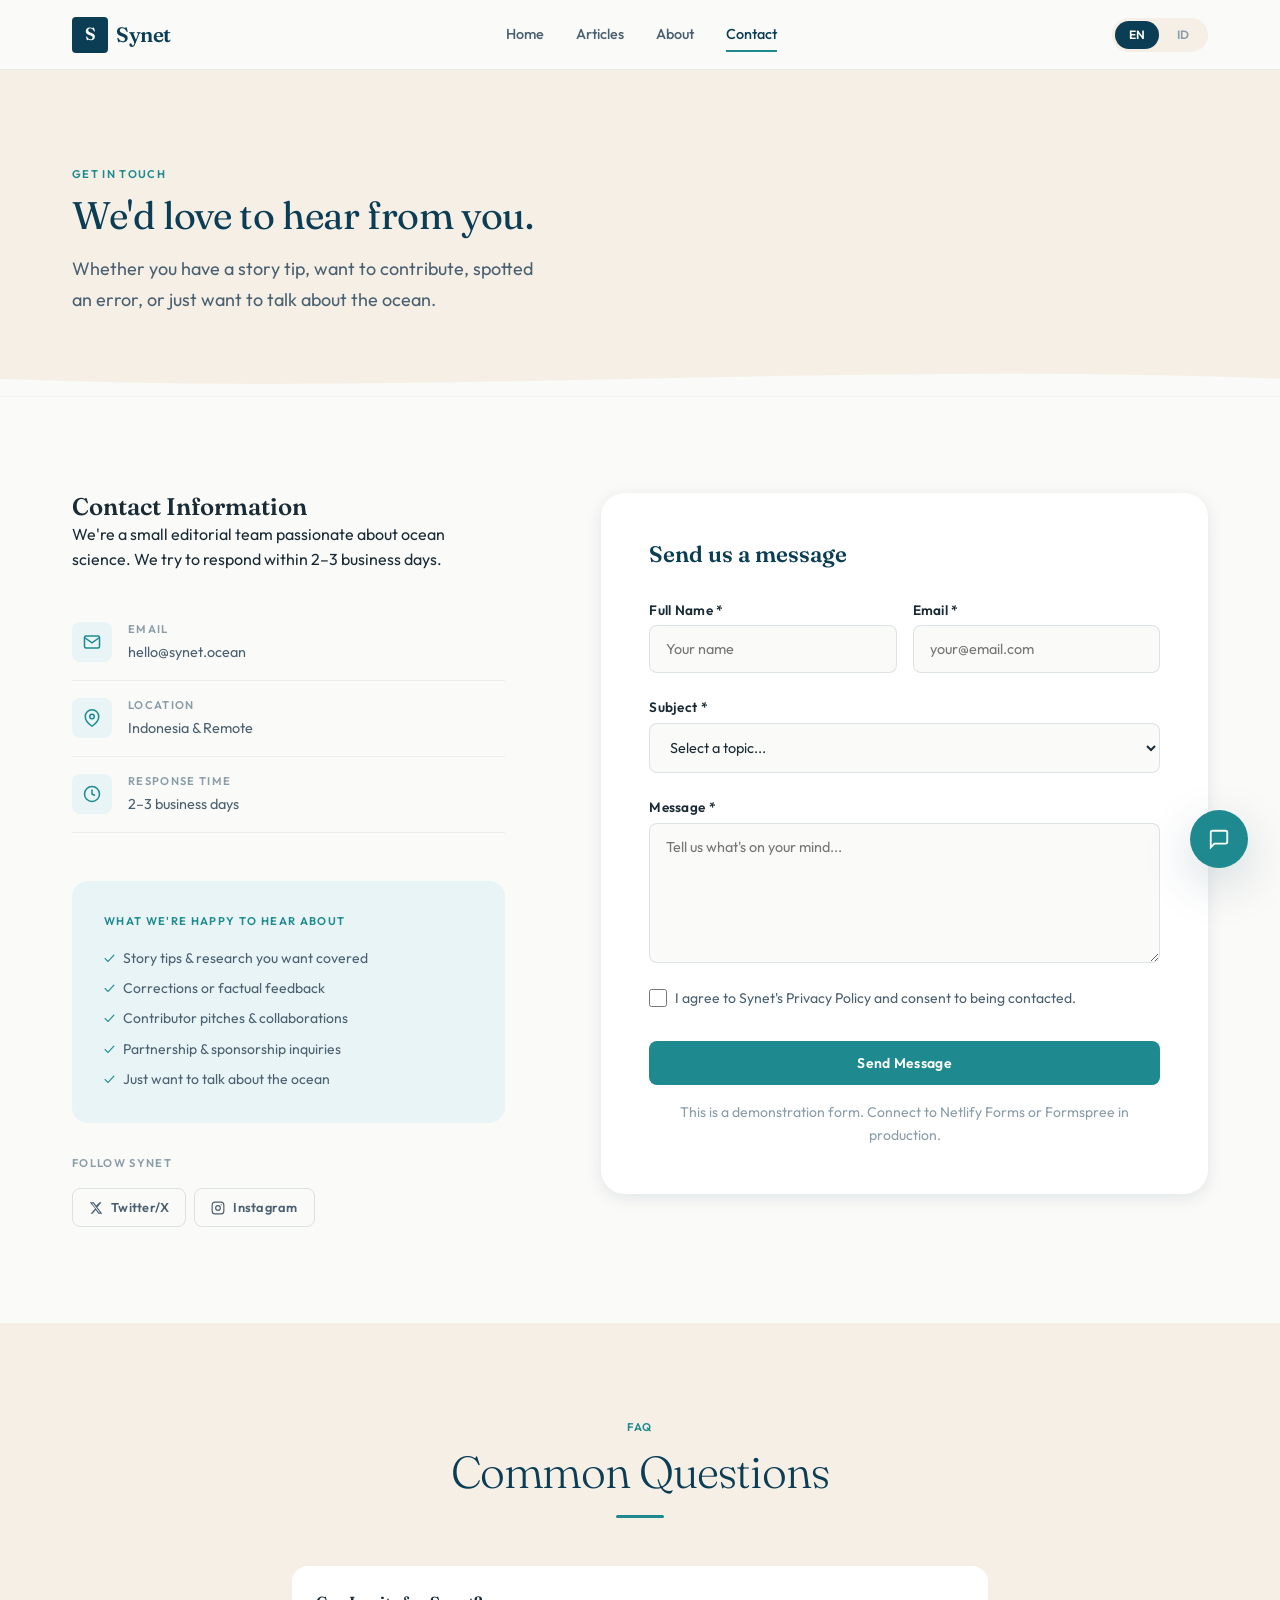
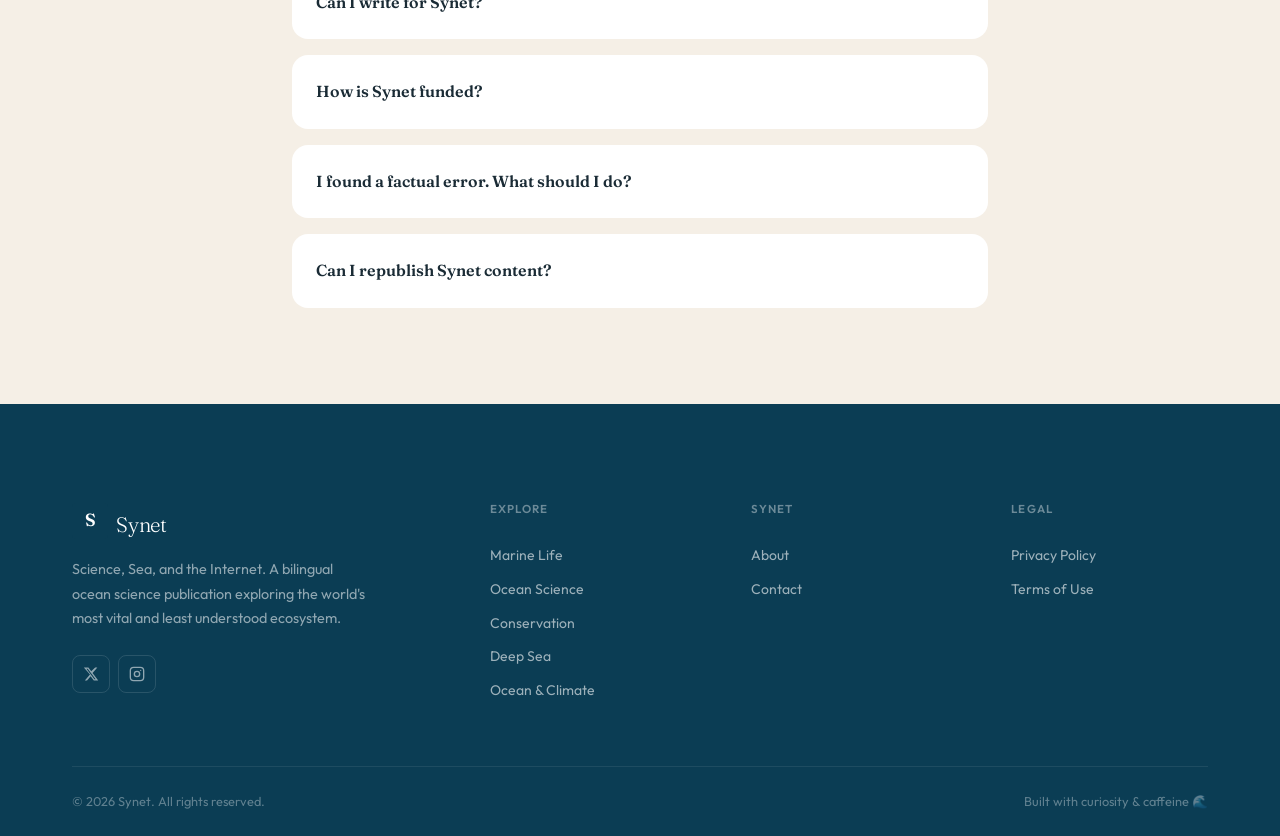
<file: contact.html>
<!DOCTYPE html>
<html lang="en" data-lang="en">
<head>
  <meta charset="UTF-8" />
  <meta name="viewport" content="width=device-width, initial-scale=1.0" />
  <meta name="description" content="Contact Synet — get in touch with our ocean science editorial team." />
  <title>Contact — Synet</title>
  <link rel="stylesheet" href="css/style.css" />
  <link rel="icon" href="data:image/svg+xml,<svg xmlns='http://www.w3.org/2000/svg' viewBox='0 0 100 100'><rect width='100' height='100' rx='16' fill='%230b3d54'/><text y='.9em' font-size='70' x='12'>🌊</text></svg>" />
</head>
<body class="page-body">
  <a href="#main" class="skip-link">Skip to content</a>

  <!-- NAV -->
  <nav class="nav" id="mainNav">
    <div class="container nav-inner">
      <a href="index.html" class="nav-logo">
        <div class="nav-logo-mark">S</div>
        <span class="nav-logo-text">Synet</span>
      </a>
      <div class="nav-links">
        <a href="index.html" class="nav-link" data-i18n="nav.home">Home</a>
        <a href="articles.html" class="nav-link" data-i18n="nav.articles">Articles</a>
        <a href="about.html" class="nav-link" data-i18n="nav.about">About</a>
        <a href="contact.html" class="nav-link active" data-i18n="nav.contact">Contact</a>
      </div>
      <div class="nav-actions">
        <div class="lang-toggle" role="group" aria-label="Language">
          <button class="lang-btn active" data-lang="en" onclick="setLang('en')" aria-pressed="true">EN</button>
          <button class="lang-btn" data-lang="id" onclick="setLang('id')" aria-pressed="false">ID</button>
        </div>
        <button class="nav-hamburger" id="hamburger" aria-label="Toggle menu" aria-expanded="false">
          <span></span><span></span><span></span>
        </button>
      </div>
    </div>
  </nav>

  <div class="nav-mobile" id="mobileNav" aria-hidden="true">
    <a href="index.html" class="nav-link" data-i18n="nav.home">Home</a>
    <a href="articles.html" class="nav-link" data-i18n="nav.articles">Articles</a>
    <a href="about.html" class="nav-link" data-i18n="nav.about">About</a>
    <a href="contact.html" class="nav-link active" data-i18n="nav.contact">Contact</a>
  </div>

  <main id="main">

    <!-- CONTACT HERO -->
    <section style="background:var(--sand); padding-block:var(--space-4xl) var(--space-2xl);">
      <div class="container">
        <p class="overline section-label" data-i18n="contact.overline">Get in Touch</p>
        <h1 class="display-md" style="color:var(--deep); margin-top:var(--space-sm); margin-bottom:var(--space-md);" data-i18n="contact.title">We'd love to hear<br>from you.</h1>
        <p class="body-lg" style="color:var(--text-secondary); max-width:480px;" data-i18n="contact.subtitle">Whether you have a story tip, want to contribute, spotted an error, or just want to talk about the ocean — our inbox is open.</p>
      </div>
    </section>

    <!-- WAVE -->
    <div class="ocean-wave-divider" aria-hidden="true" style="background:var(--sand);">
      <svg viewBox="0 0 1440 40" fill="none" xmlns="http://www.w3.org/2000/svg" preserveAspectRatio="none">
        <path d="M0,20 C480,40 960,0 1440,20 L1440,40 L0,40 Z" fill="var(--pearl)"/>
      </svg>
    </div>

    <!-- CONTACT LAYOUT -->
    <section class="section">
      <div class="container">
        <div class="contact-layout">

          <!-- Left: Info -->
          <div class="reveal">
            <h2 data-i18n="contact.infotitle">Contact Information</h2>
            <p data-i18n="contact.infodesc">We're a small editorial team passionate about ocean science. We try to respond to all messages within 2–3 business days.</p>

            <div style="margin-top:var(--space-xl);">
              <div class="contact-detail">
                <div class="contact-detail-icon">
                  <svg width="18" height="18" viewBox="0 0 24 24" fill="none" stroke="currentColor" stroke-width="2"><path d="M4 4h16c1.1 0 2 .9 2 2v12c0 1.1-.9 2-2 2H4c-1.1 0-2-.9-2-2V6c0-1.1.9-2 2-2z"/><polyline points="22,6 12,13 2,6"/></svg>
                </div>
                <div>
                  <div class="overline" style="color:var(--text-muted); margin-bottom:2px;" data-i18n="contact.email">Email</div>
                  <div>hello@synet.ocean</div>
                </div>
              </div>

              <div class="contact-detail">
                <div class="contact-detail-icon">
                  <svg width="18" height="18" viewBox="0 0 24 24" fill="none" stroke="currentColor" stroke-width="2"><path d="M21 10c0 7-9 13-9 13s-9-6-9-13a9 9 0 0 1 18 0z"/><circle cx="12" cy="10" r="3"/></svg>
                </div>
                <div>
                  <div class="overline" style="color:var(--text-muted); margin-bottom:2px;" data-i18n="contact.location">Location</div>
                  <div data-i18n="contact.locationval">Indonesia & Remote</div>
                </div>
              </div>

              <div class="contact-detail">
                <div class="contact-detail-icon">
                  <svg width="18" height="18" viewBox="0 0 24 24" fill="none" stroke="currentColor" stroke-width="2"><circle cx="12" cy="12" r="10"/><polyline points="12 6 12 12 16 14"/></svg>
                </div>
                <div>
                  <div class="overline" style="color:var(--text-muted); margin-bottom:2px;" data-i18n="contact.response">Response Time</div>
                  <div data-i18n="contact.responseval">2–3 business days</div>
                </div>
              </div>
            </div>

            <!-- Topics -->
            <div style="margin-top:var(--space-2xl); background:var(--teal-light); border-radius:var(--radius-lg); padding:var(--space-xl);">
              <p class="overline" style="color:var(--teal); margin-bottom:var(--space-md);" data-i18n="contact.topicslabel">What we're happy to hear about</p>
              <ul style="display:flex; flex-direction:column; gap:var(--space-sm);">
                <li class="body-sm" style="display:flex; align-items:center; gap:var(--space-sm); color:var(--text-secondary);">
                  <span style="color:var(--teal);">✓</span> <span data-i18n="contact.t1">Story tips & research you want covered</span>
                </li>
                <li class="body-sm" style="display:flex; align-items:center; gap:var(--space-sm); color:var(--text-secondary);">
                  <span style="color:var(--teal);">✓</span> <span data-i18n="contact.t2">Corrections or factual feedback</span>
                </li>
                <li class="body-sm" style="display:flex; align-items:center; gap:var(--space-sm); color:var(--text-secondary);">
                  <span style="color:var(--teal);">✓</span> <span data-i18n="contact.t3">Contributor pitches & collaborations</span>
                </li>
                <li class="body-sm" style="display:flex; align-items:center; gap:var(--space-sm); color:var(--text-secondary);">
                  <span style="color:var(--teal);">✓</span> <span data-i18n="contact.t4">Partnership & sponsorship inquiries</span>
                </li>
                <li class="body-sm" style="display:flex; align-items:center; gap:var(--space-sm); color:var(--text-secondary);">
                  <span style="color:var(--teal);">✓</span> <span data-i18n="contact.t5">Just want to talk about the ocean</span>
                </li>
              </ul>
            </div>

            <!-- Social -->
            <div style="margin-top:var(--space-xl);">
              <p class="overline" style="color:var(--text-muted); margin-bottom:var(--space-md);" data-i18n="contact.social">Follow Synet</p>
              <div style="display:flex; gap:var(--space-sm);">
                <a href="#" class="btn btn-ghost btn-sm" style="border:1.5px solid rgba(11,61,84,0.12);">
                  <svg width="14" height="14" viewBox="0 0 24 24" fill="currentColor"><path d="M18.244 2.25h3.308l-7.227 8.26 8.502 11.24H16.17l-4.714-6.231-5.401 6.231H2.744l7.73-8.835L1.254 2.25H8.08l4.259 5.63 5.905-5.63zm-1.161 17.52h1.833L7.084 4.126H5.117z"/></svg>
                  Twitter/X
                </a>
                <a href="#" class="btn btn-ghost btn-sm" style="border:1.5px solid rgba(11,61,84,0.12);">
                  <svg width="14" height="14" viewBox="0 0 24 24" fill="none" stroke="currentColor" stroke-width="2"><rect x="2" y="2" width="20" height="20" rx="5"/><circle cx="12" cy="12" r="4"/><circle cx="17.5" cy="6.5" r="1" fill="currentColor" stroke="none"/></svg>
                  Instagram
                </a>
              </div>
            </div>
          </div>

          <!-- Right: Form -->
          <div class="contact-form reveal" style="animation-delay:0.15s;">
            <h3 style="font-family:var(--font-display); font-size:1.4rem; font-weight:600; color:var(--deep); margin-bottom:var(--space-xl);" data-i18n="contact.formtitle">Send us a message</h3>

            <div class="grid-2" style="gap:var(--space-md);">
              <div class="form-group">
                <label class="form-label" for="contactName" data-i18n="contact.name">Full Name *</label>
                <input type="text" id="contactName" class="form-input" data-i18n-placeholder="contact.nameph" placeholder="Your name" required />
              </div>
              <div class="form-group">
                <label class="form-label" for="contactEmail" data-i18n="contact.emaill">Email *</label>
                <input type="email" id="contactEmail" class="form-input" placeholder="your@email.com" required />
              </div>
            </div>

            <div class="form-group">
              <label class="form-label" for="contactSubject" data-i18n="contact.subject">Subject *</label>
              <select id="contactSubject" class="form-select">
                <option value="" data-i18n="contact.subjectph">Select a topic...</option>
                <option value="story" data-i18n="contact.sub1">Story Tip</option>
                <option value="correction" data-i18n="contact.sub2">Correction / Feedback</option>
                <option value="contribute" data-i18n="contact.sub3">Contribute / Write for Us</option>
                <option value="partnership" data-i18n="contact.sub4">Partnership / Sponsorship</option>
                <option value="other" data-i18n="contact.sub5">Other</option>
              </select>
            </div>

            <div class="form-group">
              <label class="form-label" for="contactMessage" data-i18n="contact.message">Message *</label>
              <textarea id="contactMessage" class="form-textarea" data-i18n-placeholder="contact.messageph" placeholder="Tell us what's on your mind..." rows="5" required></textarea>
            </div>

            <div class="form-group" style="flex-direction:row; align-items:center; gap:var(--space-sm);">
              <input type="checkbox" id="contactConsent" style="width:18px; height:18px; accent-color:var(--teal); cursor:pointer;" />
              <label for="contactConsent" class="body-sm" style="color:var(--text-secondary); cursor:pointer;" data-i18n="contact.consent">
                I agree to Synet's Privacy Policy and consent to being contacted.
              </label>
            </div>

            <button class="btn btn-primary" style="width:100%; margin-top:var(--space-sm);" onclick="submitForm()" data-i18n="contact.submit">
              Send Message
            </button>

            <p class="body-sm" style="color:var(--text-muted); margin-top:var(--space-md); text-align:center;" data-i18n="contact.formfooter">
              This is a demonstration form. In production, connect to a form backend like Netlify Forms or Formspree.
            </p>
          </div>

        </div>
      </div>
    </section>

    <!-- FAQ -->
    <section class="section" style="background:var(--sand);">
      <div class="container" style="max-width:760px;">
        <div style="text-align:center; margin-bottom:var(--space-2xl);" class="reveal">
          <p class="overline section-label" data-i18n="contact.faqLabel">FAQ</p>
          <h2 class="section-title" data-i18n="contact.faqTitle">Common Questions</h2>
          <div class="section-divider" style="margin-inline:auto;"></div>
        </div>

        <div style="display:flex; flex-direction:column; gap:var(--space-md);" class="reveal-stagger">
          <details style="background:var(--white); border-radius:var(--radius-lg); overflow:hidden;">
            <summary style="padding:var(--space-lg); font-weight:600; cursor:pointer; list-style:none; display:flex; justify-content:space-between; align-items:center; font-family:var(--font-display);" data-i18n="contact.faq1q">
              Can I write for Synet?
              <span style="color:var(--teal); font-size:1.2rem;">+</span>
            </summary>
            <p style="padding:0 var(--space-lg) var(--space-lg); color:var(--text-secondary); font-size:0.9rem; line-height:1.7;" data-i18n="contact.faq1a">Yes! We're always open to pitches from writers with a background in marine science, environmental journalism, or ocean-adjacent fields. Send us a brief pitch via the contact form above — include your topic idea, angle, and a writing sample.</p>
          </details>

          <details style="background:var(--white); border-radius:var(--radius-lg); overflow:hidden;">
            <summary style="padding:var(--space-lg); font-weight:600; cursor:pointer; list-style:none; display:flex; justify-content:space-between; align-items:center; font-family:var(--font-display);" data-i18n="contact.faq2q">
              How is Synet funded?
              <span style="color:var(--teal); font-size:1.2rem;">+</span>
            </summary>
            <p style="padding:0 var(--space-lg) var(--space-lg); color:var(--text-secondary); font-size:0.9rem; line-height:1.7;" data-i18n="contact.faq2a">Synet is currently self-funded and independent. All content is free to read. We may explore reader support and ethical sponsorships in the future, but our editorial independence is non-negotiable.</p>
          </details>

          <details style="background:var(--white); border-radius:var(--radius-lg); overflow:hidden;">
            <summary style="padding:var(--space-lg); font-weight:600; cursor:pointer; list-style:none; display:flex; justify-content:space-between; align-items:center; font-family:var(--font-display);" data-i18n="contact.faq3q">
              I found a factual error. What should I do?
              <span style="color:var(--teal); font-size:1.2rem;">+</span>
            </summary>
            <p style="padding:0 var(--space-lg) var(--space-lg); color:var(--text-secondary); font-size:0.9rem; line-height:1.7;" data-i18n="contact.faq3a">Please tell us immediately — accuracy is our top priority. Use the contact form, select "Correction / Feedback," and include the article title and the specific claim you believe is incorrect. We'll investigate and correct promptly with a transparent editor's note.</p>
          </details>

          <details style="background:var(--white); border-radius:var(--radius-lg); overflow:hidden;">
            <summary style="padding:var(--space-lg); font-weight:600; cursor:pointer; list-style:none; display:flex; justify-content:space-between; align-items:center; font-family:var(--font-display);" data-i18n="contact.faq4q">
              Can I republish Synet content?
              <span style="color:var(--teal); font-size:1.2rem;">+</span>
            </summary>
            <p style="padding:0 var(--space-lg) var(--space-lg); color:var(--text-secondary); font-size:0.9rem; line-height:1.7;" data-i18n="contact.faq4a">All Synet content is protected by copyright. Republication requires written permission. Educational, non-commercial use with proper attribution may be permitted — contact us to discuss.</p>
          </details>
        </div>
      </div>
    </section>

  </main>

  <!-- FOOTER -->
  <footer class="footer">
    <div class="container">
      <div class="footer-grid">
        <div class="footer-brand">
          <div class="flex gap-sm" style="align-items:center;">
            <div class="nav-logo-mark">S</div>
            <span class="footer-tagline">Synet</span>
          </div>
          <p data-i18n="footer.desc">Science, Sea, and the Internet. A bilingual ocean science publication.</p>
          <div class="footer-social">
            <a href="#" class="social-btn" aria-label="Twitter/X"><svg width="16" height="16" viewBox="0 0 24 24" fill="currentColor"><path d="M18.244 2.25h3.308l-7.227 8.26 8.502 11.24H16.17l-4.714-6.231-5.401 6.231H2.744l7.73-8.835L1.254 2.25H8.08l4.259 5.63 5.905-5.63zm-1.161 17.52h1.833L7.084 4.126H5.117z"/></svg></a>
            <a href="#" class="social-btn" aria-label="Instagram"><svg width="16" height="16" viewBox="0 0 24 24" fill="none" stroke="currentColor" stroke-width="2"><rect x="2" y="2" width="20" height="20" rx="5"/><circle cx="12" cy="12" r="4"/><circle cx="17.5" cy="6.5" r="1" fill="currentColor" stroke="none"/></svg></a>
          </div>
        </div>
        <div>
          <p class="footer-col-title" data-i18n="footer.col.explore">Explore</p>
          <ul class="footer-links">
            <li><a href="articles.html?cat=marine-life" class="footer-link" data-i18n="cat.marine">Marine Life</a></li>
            <li><a href="articles.html?cat=ocean-science" class="footer-link" data-i18n="cat.science">Ocean Science</a></li>
            <li><a href="articles.html?cat=conservation" class="footer-link" data-i18n="cat.conservation">Conservation</a></li>
            <li><a href="articles.html?cat=deep-sea" class="footer-link" data-i18n="cat.deepsea">Deep Sea</a></li>
            <li><a href="articles.html?cat=ocean-climate" class="footer-link" data-i18n="cat.climate">Ocean & Climate</a></li>
          </ul>
        </div>
        <div>
          <p class="footer-col-title" data-i18n="footer.col.synet">Synet</p>
          <ul class="footer-links">
            <li><a href="about.html" class="footer-link" data-i18n="nav.about">About</a></li>
            <li><a href="contact.html" class="footer-link" data-i18n="nav.contact">Contact</a></li>
          </ul>
        </div>
        <div>
          <p class="footer-col-title" data-i18n="footer.col.legal">Legal</p>
          <ul class="footer-links">
            <li><a href="#" class="footer-link" data-i18n="footer.privacy">Privacy Policy</a></li>
            <li><a href="#" class="footer-link" data-i18n="footer.terms">Terms of Use</a></li>
          </ul>
        </div>
      </div>
      <div class="footer-bottom">
        <p class="footer-copy">© 2026 Synet. <span data-i18n="footer.rights">All rights reserved.</span></p>
        <a href="#" class="footer-bottom-link" data-i18n="footer.builtby">Built with curiosity & caffeine 🌊</a>
      </div>
    </div>
  </footer>

  <!-- AI CHAT -->
  <button class="chat-trigger" id="chatTrigger" aria-label="Open AI Ocean Chat" aria-expanded="false">
    <svg class="chat-trigger-icon" width="22" height="22" viewBox="0 0 24 24" fill="none" stroke="currentColor" stroke-width="2"><path d="M21 15a2 2 0 0 1-2 2H7l-4 4V5a2 2 0 0 1 2-2h14a2 2 0 0 1 2 2z"/></svg>
    <svg class="chat-trigger-close" width="20" height="20" viewBox="0 0 24 24" fill="none" stroke="currentColor" stroke-width="2.5"><line x1="18" y1="6" x2="6" y2="18"/><line x1="6" y1="6" x2="18" y2="18"/></svg>
  </button>
  <div class="chat-panel" id="chatPanel" role="dialog" aria-label="Ocean AI Chat" aria-hidden="true">
    <div class="chat-header">
      <div class="chat-header-avatar">🌊</div>
      <div class="chat-header-info">
        <div class="chat-header-name">Synet AI</div>
        <div class="chat-header-status"><span class="chat-status-dot"></span><span data-i18n="chat.status">Ocean expert, always online</span></div>
      </div>
    </div>
    <div class="chat-messages" id="chatMessages">
      <div class="chat-msg chat-msg-bot"><span data-i18n="chat.welcome">Hi! I'm Synet AI 🌊 Ask me anything about oceans, marine life, or climate science.</span></div>
    </div>
    <div class="chat-suggestions" id="chatSuggestions">
      <button class="chat-suggestion" onclick="sendSuggestion(this)" data-i18n="chat.s1">How deep is the ocean?</button>
      <button class="chat-suggestion" onclick="sendSuggestion(this)" data-i18n="chat.s2">What is bioluminescence?</button>
      <button class="chat-suggestion" onclick="sendSuggestion(this)" data-i18n="chat.s3">Why is the sea salty?</button>
    </div>
    <div class="chat-input-row">
      <textarea class="chat-input" id="chatInput" placeholder="Ask about the ocean..." rows="1" aria-label="Chat input"></textarea>
      <button class="chat-send-btn" id="chatSendBtn" onclick="sendMessage()" aria-label="Send">
        <svg width="16" height="16" viewBox="0 0 24 24" fill="none" stroke="currentColor" stroke-width="2.5" stroke-linecap="round" stroke-linejoin="round"><line x1="22" y1="2" x2="11" y2="13"/><polygon points="22 2 15 22 11 13 2 9 22 2"/></svg>
      </button>
    </div>
  </div>

  <div class="toast-container" id="toastContainer" aria-live="polite"></div>

  <script src="js/config.js"></script>
  <script src="js/app.js"></script>
  <script src="js/chat.js"></script>
  <script>
    function submitForm() {
      const name    = document.getElementById('contactName').value.trim();
      const email   = document.getElementById('contactEmail').value.trim();
      const subject = document.getElementById('contactSubject').value;
      const message = document.getElementById('contactMessage').value.trim();
      const consent = document.getElementById('contactConsent').checked;

      if (!name || !email || !subject || !message) {
        showToast('Please fill in all required fields.', 'error'); return;
      }
      if (!email.includes('@')) {
        showToast('Please enter a valid email address.', 'error'); return;
      }
      if (!consent) {
        showToast('Please agree to the Privacy Policy to continue.', 'error'); return;
      }

      // Simulate submission
      showToast('Message sent! We\'ll get back to you soon 🌊', 'success');
      document.getElementById('contactName').value    = '';
      document.getElementById('contactEmail').value   = '';
      document.getElementById('contactSubject').value = '';
      document.getElementById('contactMessage').value = '';
      document.getElementById('contactConsent').checked = false;
    }
  </script>
</body>
</html>
</file>
<file: css/style.css>
/* =============================================
   SYNET — STYLESHEET
   Editorial Ocean Science Journal
   Fonts: Fraunces (display) + Outfit (body)
   ============================================= */

@import url('https://fonts.googleapis.com/css2?family=Fraunces:ital,opsz,wght@0,9..144,300;0,9..144,400;0,9..144,600;0,9..144,700;1,9..144,300;1,9..144,400&family=Outfit:wght@300;400;500;600&display=swap');

/* =============================================
   CSS VARIABLES
   ============================================= */
:root {
  /* Core palette */
  --deep:       #0b3d54;
  --teal:       #1e8a8f;
  --teal-light: #e8f4f5;
  --coral:      #dc6b42;
  --coral-light:#fdf0ea;
  --gold:       #c9a227;
  --sand:       #f5efe6;
  --pearl:      #fafaf8;
  --white:      #ffffff;

  /* Text */
  --text-primary:   #1a2b35;
  --text-secondary: #4a6070;
  --text-muted:     #8a9da8;
  --text-inverse:   #ffffff;

  /* Category colors */
  --cat-marine:       #1e8a8f;
  --cat-science:      #0b3d54;
  --cat-conservation: #2e8b57;
  --cat-deepsea:      #374151;
  --cat-climate:      #dc6b42;

  /* Typography */
  --font-display: 'Fraunces', Georgia, serif;
  --font-body:    'Outfit', 'Helvetica Neue', sans-serif;

  /* Spacing */
  --space-xs:  0.25rem;
  --space-sm:  0.5rem;
  --space-md:  1rem;
  --space-lg:  1.5rem;
  --space-xl:  2rem;
  --space-2xl: 3rem;
  --space-3xl: 4rem;
  --space-4xl: 6rem;

  /* Borders */
  --radius-sm:  4px;
  --radius-md:  8px;
  --radius-lg:  16px;
  --radius-xl:  24px;
  --radius-full: 9999px;

  /* Shadows */
  --shadow-sm:  0 1px 3px rgba(11,61,84,0.08);
  --shadow-md:  0 4px 16px rgba(11,61,84,0.10);
  --shadow-lg:  0 8px 32px rgba(11,61,84,0.14);
  --shadow-xl:  0 16px 48px rgba(11,61,84,0.18);

  /* Transitions */
  --ease: cubic-bezier(0.4, 0, 0.2, 1);
  --duration-fast: 150ms;
  --duration-mid:  250ms;
  --duration-slow: 400ms;

  /* Layout */
  --container:       1200px;
  --container-narrow: 780px;
  --nav-height:      70px;
}

/* =============================================
   RESET & BASE
   ============================================= */
*, *::before, *::after {
  box-sizing: border-box;
  margin: 0;
  padding: 0;
}

html {
  font-size: 16px;
  scroll-behavior: smooth;
  -webkit-text-size-adjust: 100%;
}

body {
  font-family: var(--font-body);
  font-weight: 400;
  color: var(--text-primary);
  background-color: var(--pearl);
  line-height: 1.6;
  -webkit-font-smoothing: antialiased;
  overflow-x: hidden;
}

img {
  max-width: 100%;
  display: block;
}

a {
  color: inherit;
  text-decoration: none;
}

button {
  cursor: pointer;
  border: none;
  background: none;
  font-family: var(--font-body);
}

input, textarea, select {
  font-family: var(--font-body);
}

ul, ol {
  list-style: none;
}

/* =============================================
   TYPOGRAPHY SCALE
   ============================================= */
h1, h2, h3, h4, h5, h6 {
  font-family: var(--font-display);
  font-weight: 600;
  line-height: 1.2;
  color: var(--text-primary);
}

.display-xl {
  font-size: clamp(2.8rem, 7vw, 5.5rem);
  font-weight: 300;
  letter-spacing: -0.02em;
  line-height: 1.05;
}

.display-lg {
  font-size: clamp(2.2rem, 5vw, 3.8rem);
  font-weight: 300;
  letter-spacing: -0.02em;
  line-height: 1.1;
}

.display-md {
  font-size: clamp(1.6rem, 3.5vw, 2.4rem);
  font-weight: 400;
  letter-spacing: -0.01em;
}

.heading-lg { font-size: 1.75rem; }
.heading-md { font-size: 1.375rem; }
.heading-sm { font-size: 1.125rem; }

.body-lg   { font-size: 1.125rem; line-height: 1.7; }
.body-md   { font-size: 1rem;     line-height: 1.7; }
.body-sm   { font-size: 0.875rem; line-height: 1.6; }
.caption   { font-size: 0.75rem;  line-height: 1.5; letter-spacing: 0.04em; }
.overline  { font-size: 0.7rem;   letter-spacing: 0.12em; text-transform: uppercase; font-weight: 600; }

/* =============================================
   LAYOUT UTILITIES
   ============================================= */
.container {
  width: 100%;
  max-width: var(--container);
  margin-inline: auto;
  padding-inline: var(--space-xl);
}

.container-narrow {
  width: 100%;
  max-width: var(--container-narrow);
  margin-inline: auto;
  padding-inline: var(--space-xl);
}

.section {
  padding-block: var(--space-4xl);
}

.section-sm {
  padding-block: var(--space-2xl);
}

.grid-2 { display: grid; grid-template-columns: repeat(2, 1fr); gap: var(--space-xl); }
.grid-3 { display: grid; grid-template-columns: repeat(3, 1fr); gap: var(--space-xl); }
.grid-4 { display: grid; grid-template-columns: repeat(4, 1fr); gap: var(--space-lg); }

.flex { display: flex; }
.flex-center { display: flex; align-items: center; justify-content: center; }
.flex-between { display: flex; align-items: center; justify-content: space-between; }
.flex-col { display: flex; flex-direction: column; }
.gap-sm { gap: var(--space-sm); }
.gap-md { gap: var(--space-md); }
.gap-lg { gap: var(--space-lg); }

/* =============================================
   SKIP LINK (a11y)
   ============================================= */
.skip-link {
  position: fixed;
  top: -100%;
  left: var(--space-md);
  z-index: 9999;
  padding: var(--space-sm) var(--space-md);
  background: var(--deep);
  color: var(--white);
  border-radius: 0 0 var(--radius-md) var(--radius-md);
  font-weight: 600;
  transition: top var(--duration-fast) var(--ease);
}

.skip-link:focus {
  top: 0;
}

/* =============================================
   NAVIGATION
   ============================================= */
.nav {
  position: fixed;
  top: 0;
  left: 0;
  right: 0;
  z-index: 100;
  height: var(--nav-height);
  background: rgba(250, 250, 248, 0.88);
  backdrop-filter: blur(16px);
  -webkit-backdrop-filter: blur(16px);
  border-bottom: 1px solid rgba(11, 61, 84, 0.08);
  transition: box-shadow var(--duration-mid) var(--ease);
}

.nav.scrolled {
  box-shadow: var(--shadow-md);
}

.nav-inner {
  height: 100%;
  display: flex;
  align-items: center;
  justify-content: space-between;
}

.nav-logo {
  display: flex;
  align-items: center;
  gap: var(--space-sm);
  text-decoration: none;
}

.nav-logo-mark {
  width: 36px;
  height: 36px;
  background: var(--deep);
  border-radius: var(--radius-sm);
  display: flex;
  align-items: center;
  justify-content: center;
  color: var(--white);
  font-family: var(--font-display);
  font-size: 1.1rem;
  font-weight: 600;
  letter-spacing: -0.02em;
  flex-shrink: 0;
}

.nav-logo-text {
  font-family: var(--font-display);
  font-size: 1.3rem;
  font-weight: 600;
  color: var(--deep);
  letter-spacing: -0.02em;
}

.nav-links {
  display: flex;
  align-items: center;
  gap: var(--space-xl);
}

.nav-link {
  font-size: 0.9rem;
  font-weight: 500;
  color: var(--text-secondary);
  transition: color var(--duration-fast) var(--ease);
  position: relative;
  padding-block: var(--space-xs);
}

.nav-link::after {
  content: '';
  position: absolute;
  bottom: -2px;
  left: 0;
  width: 0;
  height: 2px;
  background: var(--teal);
  transition: width var(--duration-mid) var(--ease);
}

.nav-link:hover,
.nav-link.active {
  color: var(--deep);
}

.nav-link:hover::after,
.nav-link.active::after {
  width: 100%;
}

.nav-actions {
  display: flex;
  align-items: center;
  gap: var(--space-md);
}

/* Lang toggle */
.lang-toggle {
  display: flex;
  background: var(--sand);
  border-radius: var(--radius-full);
  padding: 3px;
  gap: 2px;
}

.lang-btn {
  padding: 4px 10px;
  border-radius: var(--radius-full);
  font-size: 0.75rem;
  font-weight: 600;
  letter-spacing: 0.04em;
  color: var(--text-muted);
  transition: all var(--duration-fast) var(--ease);
  touch-action: manipulation;
  min-width: 44px;
  min-height: 28px;
}

.lang-btn.active {
  background: var(--deep);
  color: var(--white);
}

/* Hamburger */
.nav-hamburger {
  display: none;
  flex-direction: column;
  gap: 5px;
  padding: var(--space-sm);
  min-width: 44px;
  min-height: 44px;
  align-items: center;
  justify-content: center;
  border-radius: var(--radius-md);
}

.nav-hamburger span {
  display: block;
  width: 22px;
  height: 2px;
  background: var(--text-primary);
  border-radius: 2px;
  transition: all var(--duration-mid) var(--ease);
}

.nav-hamburger.open span:nth-child(1) {
  transform: translateY(7px) rotate(45deg);
}

.nav-hamburger.open span:nth-child(2) {
  opacity: 0;
  transform: scaleX(0);
}

.nav-hamburger.open span:nth-child(3) {
  transform: translateY(-7px) rotate(-45deg);
}

/* Mobile nav */
.nav-mobile {
  position: fixed;
  top: var(--nav-height);
  left: 0;
  right: 0;
  background: var(--pearl);
  border-bottom: 1px solid rgba(11,61,84,0.08);
  transform: translateY(-100%);
  opacity: 0;
  pointer-events: none;
  transition: all var(--duration-mid) var(--ease);
  z-index: 99;
  padding: var(--space-lg) var(--space-xl);
  display: flex;
  flex-direction: column;
  gap: var(--space-sm);
}

.nav-mobile.open {
  transform: translateY(0);
  opacity: 1;
  pointer-events: all;
}

.nav-mobile .nav-link {
  padding-block: var(--space-sm);
  font-size: 1rem;
}

/* Page offset for fixed nav */
.page-body {
  padding-top: var(--nav-height);
}

/* =============================================
   HERO (Homepage)
   ============================================= */
.hero {
  min-height: calc(92vh - var(--nav-height));
  display: grid;
  grid-template-columns: 1fr 1fr;
  overflow: hidden;
  position: relative;
}

.hero-content {
  display: flex;
  flex-direction: column;
  justify-content: center;
  padding: var(--space-4xl) var(--space-2xl) var(--space-4xl) 0;
  padding-left: max(var(--space-xl), calc((100vw - var(--container)) / 2 + var(--space-xl)));
  animation: fadeUp 0.8s var(--ease) both;
}

.hero-overline {
  color: var(--teal);
  margin-bottom: var(--space-lg);
}

.hero-title {
  font-family: var(--font-display);
  font-size: clamp(2.6rem, 5.5vw, 4.8rem);
  font-weight: 300;
  line-height: 1.05;
  letter-spacing: -0.03em;
  color: var(--deep);
  margin-bottom: var(--space-xl);
}

.hero-title em {
  font-style: italic;
  color: var(--teal);
}

.hero-subtitle {
  font-size: 1.1rem;
  color: var(--text-secondary);
  max-width: 480px;
  line-height: 1.7;
  margin-bottom: var(--space-2xl);
}

.hero-cta {
  display: flex;
  gap: var(--space-md);
  flex-wrap: wrap;
}

.hero-image {
  position: relative;
  overflow: hidden;
  background: var(--deep);
  animation: fadeIn 1s var(--ease) 0.2s both;
}

.hero-image img {
  width: 100%;
  height: 100%;
  object-fit: cover;
  opacity: 0.85;
  transition: transform 8s var(--ease);
}

.hero-image:hover img {
  transform: scale(1.04);
}

.hero-image-caption {
  position: absolute;
  bottom: var(--space-lg);
  left: var(--space-lg);
  color: rgba(255,255,255,0.75);
  font-size: 0.72rem;
  letter-spacing: 0.06em;
  text-transform: uppercase;
}

.hero-scroll-hint {
  position: absolute;
  bottom: var(--space-lg);
  left: 50%;
  transform: translateX(-50%);
  display: flex;
  flex-direction: column;
  align-items: center;
  gap: var(--space-xs);
  color: var(--text-muted);
  font-size: 0.7rem;
  letter-spacing: 0.08em;
  text-transform: uppercase;
  animation: bounce 2s infinite;
}

.scroll-line {
  width: 1px;
  height: 40px;
  background: linear-gradient(to bottom, var(--text-muted), transparent);
}

/* =============================================
   HERO STATS BAR
   ============================================= */
.stats-bar {
  background: var(--deep);
  color: var(--white);
  padding-block: var(--space-lg);
}

.stats-inner {
  display: flex;
  align-items: center;
  justify-content: space-around;
  flex-wrap: wrap;
  gap: var(--space-xl);
}

.stat-item {
  text-align: center;
}

.stat-number {
  font-family: var(--font-display);
  font-size: 2rem;
  font-weight: 300;
  color: var(--gold);
  line-height: 1;
}

.stat-label {
  font-size: 0.75rem;
  letter-spacing: 0.08em;
  text-transform: uppercase;
  color: rgba(255,255,255,0.6);
  margin-top: var(--space-xs);
}

/* =============================================
   BUTTONS
   ============================================= */
.btn {
  display: inline-flex;
  align-items: center;
  justify-content: center;
  gap: var(--space-sm);
  padding: 0.75rem 1.5rem;
  border-radius: var(--radius-md);
  font-size: 0.875rem;
  font-weight: 600;
  font-family: var(--font-body);
  letter-spacing: 0.02em;
  transition: all var(--duration-mid) var(--ease);
  cursor: pointer;
  touch-action: manipulation;
  min-height: 44px;
  white-space: nowrap;
}

.btn-primary {
  background: var(--teal);
  color: var(--white);
}

.btn-primary:hover {
  background: var(--deep);
  transform: translateY(-2px);
  box-shadow: var(--shadow-md);
}

.btn-secondary {
  background: transparent;
  color: var(--deep);
  border: 1.5px solid var(--deep);
}

.btn-secondary:hover {
  background: var(--deep);
  color: var(--white);
  transform: translateY(-2px);
}

.btn-ghost {
  background: transparent;
  color: var(--text-secondary);
}

.btn-ghost:hover {
  color: var(--deep);
  background: var(--sand);
}

.btn-coral {
  background: var(--coral);
  color: var(--white);
}

.btn-coral:hover {
  background: #c25830;
  transform: translateY(-2px);
  box-shadow: var(--shadow-md);
}

.btn-sm {
  padding: 0.5rem 1rem;
  font-size: 0.8rem;
  min-height: 36px;
}

.btn-lg {
  padding: 1rem 2rem;
  font-size: 1rem;
  min-height: 52px;
}

.btn-icon {
  display: inline-flex;
  align-items: center;
  justify-content: center;
  width: 44px;
  height: 44px;
  border-radius: var(--radius-md);
}

/* =============================================
   CATEGORY BADGES
   ============================================= */
.badge {
  display: inline-flex;
  align-items: center;
  gap: 6px;
  padding: 4px 12px;
  border-radius: var(--radius-full);
  font-size: 0.7rem;
  font-weight: 600;
  letter-spacing: 0.06em;
  text-transform: uppercase;
}

.badge-marine       { background: #e0f2f1; color: var(--cat-marine); }
.badge-science      { background: #e3edf2; color: var(--cat-science); }
.badge-conservation { background: #e6f4ea; color: var(--cat-conservation); }
.badge-deepsea      { background: #e9eaec; color: var(--cat-deepsea); }
.badge-climate      { background: var(--coral-light); color: var(--cat-climate); }

/* =============================================
   SECTION HEADERS
   ============================================= */
.section-header {
  margin-bottom: var(--space-2xl);
}

.section-header-row {
  display: flex;
  align-items: flex-end;
  justify-content: space-between;
  gap: var(--space-lg);
  margin-bottom: var(--space-2xl);
}

.section-label {
  color: var(--teal);
  margin-bottom: var(--space-sm);
}

.section-title {
  font-family: var(--font-display);
  font-size: clamp(1.8rem, 3.5vw, 2.8rem);
  font-weight: 300;
  letter-spacing: -0.02em;
  color: var(--deep);
}

.section-divider {
  width: 48px;
  height: 3px;
  background: var(--teal);
  border-radius: 2px;
  margin-top: var(--space-md);
}

/* =============================================
   ARTICLE CARDS
   ============================================= */
.card {
  background: var(--white);
  border-radius: var(--radius-lg);
  overflow: hidden;
  box-shadow: var(--shadow-sm);
  transition: all var(--duration-mid) var(--ease);
  display: flex;
  flex-direction: column;
  cursor: pointer;
}

.card:hover {
  box-shadow: var(--shadow-lg);
  transform: translateY(-4px);
}

.card-img-wrap {
  aspect-ratio: 16/10;
  overflow: hidden;
  background: var(--sand);
  position: relative;
}

.card-img-wrap img {
  width: 100%;
  height: 100%;
  object-fit: cover;
  transition: transform var(--duration-slow) var(--ease);
}

.card:hover .card-img-wrap img {
  transform: scale(1.06);
}

.card-body {
  padding: var(--space-lg);
  flex: 1;
  display: flex;
  flex-direction: column;
  gap: var(--space-sm);
}

.card-meta {
  display: flex;
  align-items: center;
  gap: var(--space-sm);
  flex-wrap: wrap;
}

.card-title {
  font-family: var(--font-display);
  font-size: 1.15rem;
  font-weight: 600;
  line-height: 1.3;
  color: var(--deep);
  transition: color var(--duration-fast) var(--ease);
}

.card:hover .card-title {
  color: var(--teal);
}

.card-excerpt {
  font-size: 0.875rem;
  color: var(--text-secondary);
  line-height: 1.6;
  flex: 1;
  display: -webkit-box;
  -webkit-line-clamp: 3;
  -webkit-box-orient: vertical;
  overflow: hidden;
}

.card-footer {
  display: flex;
  align-items: center;
  justify-content: space-between;
  padding: var(--space-md) var(--space-lg);
  border-top: 1px solid rgba(11,61,84,0.06);
}

.card-author {
  display: flex;
  align-items: center;
  gap: var(--space-sm);
  font-size: 0.8rem;
  color: var(--text-muted);
}

.card-read-time {
  font-size: 0.75rem;
  color: var(--text-muted);
  display: flex;
  align-items: center;
  gap: 4px;
}

/* Featured card (larger) */
.card-featured {
  grid-column: span 2;
  display: grid;
  grid-template-columns: 1fr 1fr;
}

.card-featured .card-img-wrap {
  aspect-ratio: unset;
}

.card-featured .card-body {
  padding: var(--space-xl);
  gap: var(--space-md);
}

.card-featured .card-title {
  font-size: 1.5rem;
}

/* =============================================
   CATEGORIES GRID
   ============================================= */
.categories-section {
  background: var(--sand);
}

.category-grid {
  display: grid;
  grid-template-columns: repeat(5, 1fr);
  gap: var(--space-md);
}

.category-card {
  background: var(--white);
  border-radius: var(--radius-lg);
  padding: var(--space-xl) var(--space-lg);
  text-align: center;
  cursor: pointer;
  transition: all var(--duration-mid) var(--ease);
  border: 2px solid transparent;
  position: relative;
  overflow: hidden;
}

.category-card::before {
  content: '';
  position: absolute;
  inset: 0;
  opacity: 0;
  transition: opacity var(--duration-mid) var(--ease);
}

.category-card.cat-marine::before      { background: linear-gradient(135deg, #e0f2f1, transparent 60%); }
.category-card.cat-science::before     { background: linear-gradient(135deg, #e3edf2, transparent 60%); }
.category-card.cat-conservation::before{ background: linear-gradient(135deg, #e6f4ea, transparent 60%); }
.category-card.cat-deepsea::before     { background: linear-gradient(135deg, #e9eaec, transparent 60%); }
.category-card.cat-climate::before     { background: linear-gradient(135deg, #fdf0ea, transparent 60%); }

.category-card:hover::before {
  opacity: 1;
}

.category-card:hover {
  transform: translateY(-4px);
  box-shadow: var(--shadow-md);
}

.category-card.cat-marine:hover      { border-color: var(--cat-marine); }
.category-card.cat-science:hover     { border-color: var(--cat-science); }
.category-card.cat-conservation:hover{ border-color: var(--cat-conservation); }
.category-card.cat-deepsea:hover     { border-color: var(--cat-deepsea); }
.category-card.cat-climate:hover     { border-color: var(--cat-climate); }

.category-icon {
  width: 52px;
  height: 52px;
  border-radius: var(--radius-md);
  display: flex;
  align-items: center;
  justify-content: center;
  margin: 0 auto var(--space-md);
  position: relative;
  z-index: 1;
}

.cat-marine .category-icon      { background: #e0f2f1; color: var(--cat-marine); }
.cat-science .category-icon     { background: #e3edf2; color: var(--cat-science); }
.cat-conservation .category-icon{ background: #e6f4ea; color: var(--cat-conservation); }
.cat-deepsea .category-icon     { background: #e9eaec; color: var(--cat-deepsea); }
.cat-climate .category-icon     { background: var(--coral-light); color: var(--cat-climate); }

.category-name {
  font-family: var(--font-display);
  font-size: 0.95rem;
  font-weight: 600;
  color: var(--deep);
  margin-bottom: var(--space-xs);
  position: relative;
  z-index: 1;
}

.category-count {
  font-size: 0.75rem;
  color: var(--text-muted);
  position: relative;
  z-index: 1;
}

/* =============================================
   FEATURED STRIP
   ============================================= */
.featured-grid {
  display: grid;
  grid-template-columns: 1.4fr 1fr;
  grid-template-rows: auto auto;
  gap: var(--space-lg);
}

.featured-main {
  grid-row: span 2;
}

/* =============================================
   NEWSLETTER SECTION
   ============================================= */
.newsletter-section {
  background: var(--deep);
  position: relative;
  overflow: hidden;
}

.newsletter-section::before {
  content: '';
  position: absolute;
  top: -50%;
  right: -10%;
  width: 600px;
  height: 600px;
  border-radius: 50%;
  background: radial-gradient(circle, rgba(30,138,143,0.25) 0%, transparent 70%);
  pointer-events: none;
}

.newsletter-inner {
  display: grid;
  grid-template-columns: 1fr 1fr;
  gap: var(--space-4xl);
  align-items: center;
  position: relative;
}

.newsletter-content h2 {
  font-family: var(--font-display);
  font-size: clamp(1.8rem, 3.5vw, 2.8rem);
  font-weight: 300;
  color: var(--white);
  letter-spacing: -0.02em;
  margin-bottom: var(--space-md);
}

.newsletter-content p {
  color: rgba(255,255,255,0.65);
  font-size: 1rem;
  line-height: 1.7;
}

.newsletter-form {
  display: flex;
  flex-direction: column;
  gap: var(--space-md);
}

.newsletter-input-group {
  display: flex;
  gap: var(--space-sm);
}

.newsletter-input {
  flex: 1;
  padding: 0.875rem var(--space-md);
  background: rgba(255,255,255,0.08);
  border: 1px solid rgba(255,255,255,0.15);
  border-radius: var(--radius-md);
  color: var(--white);
  font-size: 0.9rem;
  outline: none;
  transition: border-color var(--duration-fast) var(--ease);
}

.newsletter-input::placeholder {
  color: rgba(255,255,255,0.35);
}

.newsletter-input:focus {
  border-color: var(--teal);
  background: rgba(255,255,255,0.1);
}

.newsletter-note {
  font-size: 0.75rem;
  color: rgba(255,255,255,0.4);
}

/* =============================================
   SEARCH BAR
   ============================================= */
.search-bar {
  position: relative;
}

.search-input {
  width: 100%;
  padding: 0.875rem var(--space-md) 0.875rem 3rem;
  border: 1.5px solid rgba(11,61,84,0.12);
  border-radius: var(--radius-full);
  background: var(--white);
  font-size: 0.9rem;
  font-family: var(--font-body);
  color: var(--text-primary);
  outline: none;
  transition: all var(--duration-fast) var(--ease);
  min-height: 48px;
}

.search-input:focus {
  border-color: var(--teal);
  box-shadow: 0 0 0 3px rgba(30,138,143,0.12);
}

.search-input::placeholder {
  color: var(--text-muted);
}

.search-icon {
  position: absolute;
  left: var(--space-md);
  top: 50%;
  transform: translateY(-50%);
  color: var(--text-muted);
  pointer-events: none;
}

/* =============================================
   FILTER TABS
   ============================================= */
.filter-tabs {
  display: flex;
  gap: var(--space-sm);
  flex-wrap: wrap;
  align-items: center;
}

.filter-tab {
  padding: 0.5rem 1.125rem;
  border-radius: var(--radius-full);
  font-size: 0.82rem;
  font-weight: 500;
  color: var(--text-secondary);
  background: var(--white);
  border: 1.5px solid rgba(11,61,84,0.1);
  cursor: pointer;
  transition: all var(--duration-fast) var(--ease);
  touch-action: manipulation;
  min-height: 36px;
}

.filter-tab:hover {
  border-color: var(--teal);
  color: var(--teal);
}

.filter-tab.active {
  background: var(--deep);
  color: var(--white);
  border-color: var(--deep);
}

/* =============================================
   ARTICLE GRID (listing page)
   ============================================= */
.articles-grid {
  display: grid;
  grid-template-columns: repeat(3, 1fr);
  gap: var(--space-xl);
}

.articles-header {
  padding-block: var(--space-2xl) var(--space-xl);
  background: var(--sand);
  border-bottom: 1px solid rgba(11,61,84,0.08);
}

.articles-controls {
  display: flex;
  gap: var(--space-lg);
  align-items: center;
  justify-content: space-between;
  margin-top: var(--space-lg);
  flex-wrap: wrap;
}

.articles-count {
  font-size: 0.875rem;
  color: var(--text-muted);
}

.empty-state {
  grid-column: 1 / -1;
  text-align: center;
  padding: var(--space-4xl) var(--space-xl);
  color: var(--text-muted);
}

.empty-state svg {
  width: 64px;
  height: 64px;
  margin: 0 auto var(--space-lg);
  opacity: 0.35;
}

/* =============================================
   ARTICLE READER
   ============================================= */
.article-hero {
  background: var(--deep);
  position: relative;
  overflow: hidden;
}

.article-hero-img {
  width: 100%;
  height: 480px;
  object-fit: cover;
  opacity: 0.45;
}

.article-hero-content {
  position: absolute;
  inset: 0;
  display: flex;
  align-items: flex-end;
  padding-bottom: var(--space-3xl);
}

.article-hero-meta {
  display: flex;
  align-items: center;
  gap: var(--space-md);
  margin-bottom: var(--space-lg);
  flex-wrap: wrap;
}

.article-hero-title {
  font-family: var(--font-display);
  font-size: clamp(1.8rem, 4vw, 3rem);
  font-weight: 300;
  color: var(--white);
  letter-spacing: -0.02em;
  max-width: 780px;
  line-height: 1.15;
}

.article-info-bar {
  background: var(--white);
  border-bottom: 1px solid rgba(11,61,84,0.08);
  padding-block: var(--space-md);
  position: sticky;
  top: var(--nav-height);
  z-index: 10;
}

.article-info-inner {
  display: flex;
  align-items: center;
  justify-content: space-between;
  flex-wrap: wrap;
  gap: var(--space-md);
}

.article-byline {
  display: flex;
  align-items: center;
  gap: var(--space-md);
  font-size: 0.85rem;
  color: var(--text-secondary);
}

.article-byline-sep {
  color: var(--text-muted);
}

.article-share {
  display: flex;
  align-items: center;
  gap: var(--space-sm);
}

.share-btn {
  width: 36px;
  height: 36px;
  border-radius: var(--radius-md);
  display: flex;
  align-items: center;
  justify-content: center;
  color: var(--text-muted);
  transition: all var(--duration-fast) var(--ease);
  font-size: 0.85rem;
}

.share-btn:hover {
  background: var(--sand);
  color: var(--deep);
}

/* Article body */
.article-layout {
  display: grid;
  grid-template-columns: 1fr 280px;
  gap: var(--space-3xl);
  padding-block: var(--space-3xl);
  align-items: start;
}

.article-content {
  font-size: 1.05rem;
  line-height: 1.8;
  color: var(--text-primary);
}

.article-content p {
  margin-bottom: 1.5em;
}

.article-content p:first-child::first-letter {
  font-family: var(--font-display);
  font-size: 3.5em;
  font-weight: 300;
  float: left;
  line-height: 0.85;
  margin-right: 0.08em;
  margin-top: 0.1em;
  color: var(--teal);
}

.article-content h2 {
  font-size: 1.6rem;
  font-weight: 600;
  margin-top: 2em;
  margin-bottom: 0.75em;
  color: var(--deep);
}

.article-content h3 {
  font-size: 1.25rem;
  margin-top: 1.5em;
  margin-bottom: 0.5em;
}

.article-content blockquote {
  border-left: 3px solid var(--teal);
  padding: var(--space-lg) var(--space-xl);
  background: var(--teal-light);
  border-radius: 0 var(--radius-md) var(--radius-md) 0;
  font-family: var(--font-display);
  font-size: 1.15rem;
  font-style: italic;
  color: var(--deep);
  margin-block: 2em;
}

/* Article sidebar */
.article-sidebar {
  position: sticky;
  top: calc(var(--nav-height) + 70px);
  display: flex;
  flex-direction: column;
  gap: var(--space-xl);
}

.sidebar-widget {
  background: var(--sand);
  border-radius: var(--radius-lg);
  padding: var(--space-lg);
}

.sidebar-widget-title {
  font-family: var(--font-display);
  font-size: 0.85rem;
  font-weight: 600;
  letter-spacing: 0.08em;
  text-transform: uppercase;
  color: var(--text-muted);
  margin-bottom: var(--space-md);
}

.related-article-item {
  display: flex;
  gap: var(--space-sm);
  padding-block: var(--space-sm);
  cursor: pointer;
  border-bottom: 1px solid rgba(11,61,84,0.06);
}

.related-article-item:last-child {
  border-bottom: none;
}

.related-article-img {
  width: 64px;
  height: 48px;
  border-radius: var(--radius-sm);
  object-fit: cover;
  flex-shrink: 0;
}

.related-article-title {
  font-family: var(--font-display);
  font-size: 0.85rem;
  font-weight: 600;
  line-height: 1.3;
  color: var(--deep);
  transition: color var(--duration-fast) var(--ease);
}

.related-article-item:hover .related-article-title {
  color: var(--teal);
}

/* Reading progress bar */
.reading-progress {
  position: fixed;
  top: var(--nav-height);
  left: 0;
  height: 3px;
  background: var(--teal);
  width: 0%;
  z-index: 101;
  transition: width 0.1s linear;
}

/* =============================================
   ABOUT PAGE
   ============================================= */
.about-hero {
  background: var(--deep);
  padding-block: var(--space-4xl);
  text-align: center;
  position: relative;
  overflow: hidden;
}

.about-hero::after {
  content: '';
  position: absolute;
  bottom: 0;
  left: 0;
  right: 0;
  height: 120px;
  background: linear-gradient(to bottom, transparent, var(--pearl));
  pointer-events: none;
}

.about-hero h1 {
  color: var(--white);
  font-size: clamp(2.5rem, 5vw, 4rem);
  font-weight: 300;
  letter-spacing: -0.03em;
  margin-bottom: var(--space-lg);
}

.about-hero p {
  color: rgba(255,255,255,0.65);
  font-size: 1.1rem;
  max-width: 560px;
  margin-inline: auto;
  line-height: 1.7;
}

.mission-grid {
  display: grid;
  grid-template-columns: repeat(3, 1fr);
  gap: var(--space-xl);
}

.mission-card {
  padding: var(--space-xl);
  background: var(--white);
  border-radius: var(--radius-lg);
  border-top: 3px solid var(--teal);
}

.mission-card-icon {
  width: 48px;
  height: 48px;
  background: var(--teal-light);
  border-radius: var(--radius-md);
  display: flex;
  align-items: center;
  justify-content: center;
  color: var(--teal);
  margin-bottom: var(--space-lg);
}

.mission-card h3 {
  font-size: 1.1rem;
  font-weight: 600;
  margin-bottom: var(--space-sm);
}

.mission-card p {
  font-size: 0.9rem;
  color: var(--text-secondary);
  line-height: 1.7;
}

.team-grid {
  display: grid;
  grid-template-columns: repeat(4, 1fr);
  gap: var(--space-xl);
}

.team-card {
  text-align: center;
}

.team-avatar {
  width: 80px;
  height: 80px;
  border-radius: 50%;
  object-fit: cover;
  margin: 0 auto var(--space-md);
  background: var(--sand);
}

.team-name {
  font-family: var(--font-display);
  font-size: 1rem;
  font-weight: 600;
  margin-bottom: var(--space-xs);
}

.team-role {
  font-size: 0.8rem;
  color: var(--text-muted);
}

/* =============================================
   CONTACT PAGE
   ============================================= */
.contact-layout {
  display: grid;
  grid-template-columns: 1fr 1.4fr;
  gap: var(--space-4xl);
  align-items: start;
}

.contact-info h2 {
  font-family: var(--font-display);
  font-size: 2rem;
  font-weight: 300;
  letter-spacing: -0.02em;
  color: var(--deep);
  margin-bottom: var(--space-md);
}

.contact-info p {
  color: var(--text-secondary);
  line-height: 1.7;
  margin-bottom: var(--space-xl);
}

.contact-detail {
  display: flex;
  align-items: center;
  gap: var(--space-md);
  padding-block: var(--space-md);
  border-bottom: 1px solid rgba(11,61,84,0.06);
  font-size: 0.9rem;
  color: var(--text-secondary);
}

.contact-detail-icon {
  width: 40px;
  height: 40px;
  background: var(--teal-light);
  border-radius: var(--radius-md);
  display: flex;
  align-items: center;
  justify-content: center;
  color: var(--teal);
  flex-shrink: 0;
}

.contact-form {
  background: var(--white);
  border-radius: var(--radius-xl);
  padding: var(--space-2xl);
  box-shadow: var(--shadow-md);
}

.form-group {
  display: flex;
  flex-direction: column;
  gap: var(--space-xs);
  margin-bottom: var(--space-lg);
}

.form-label {
  font-size: 0.85rem;
  font-weight: 600;
  color: var(--text-primary);
  letter-spacing: 0.02em;
}

.form-input,
.form-textarea,
.form-select {
  padding: 0.875rem var(--space-md);
  border: 1.5px solid rgba(11,61,84,0.12);
  border-radius: var(--radius-md);
  background: var(--pearl);
  font-size: 0.9rem;
  font-family: var(--font-body);
  color: var(--text-primary);
  outline: none;
  transition: all var(--duration-fast) var(--ease);
  min-height: 48px;
}

.form-input:focus,
.form-textarea:focus,
.form-select:focus {
  border-color: var(--teal);
  background: var(--white);
  box-shadow: 0 0 0 3px rgba(30,138,143,0.1);
}

.form-textarea {
  resize: vertical;
  min-height: 140px;
}

/* =============================================
   AI CHAT WIDGET
   ============================================= */
.chat-trigger {
  position: fixed;
  bottom: var(--space-xl);
  right: var(--space-xl);
  z-index: 500;
  width: 58px;
  height: 58px;
  border-radius: 50%;
  background: var(--teal);
  color: var(--white);
  display: flex;
  align-items: center;
  justify-content: center;
  box-shadow: var(--shadow-xl);
  cursor: pointer;
  transition: all var(--duration-mid) var(--ease);
  touch-action: manipulation;
  border: none;
}

.chat-trigger:hover {
  background: var(--deep);
  transform: scale(1.08);
}

.chat-trigger-icon,
.chat-trigger-close {
  transition: all var(--duration-mid) var(--ease);
  position: absolute;
}

.chat-trigger-close {
  opacity: 0;
  transform: scale(0.5) rotate(-90deg);
}

.chat-open .chat-trigger-icon {
  opacity: 0;
  transform: scale(0.5) rotate(90deg);
}

.chat-open .chat-trigger-close {
  opacity: 1;
  transform: scale(1) rotate(0deg);
}

.chat-bubble-hint {
  position: fixed;
  bottom: calc(var(--space-xl) + 68px);
  right: var(--space-xl);
  background: var(--white);
  border-radius: var(--radius-lg) var(--radius-lg) var(--radius-sm) var(--radius-lg);
  padding: var(--space-sm) var(--space-md);
  box-shadow: var(--shadow-md);
  font-size: 0.82rem;
  color: var(--text-secondary);
  pointer-events: none;
  animation: fadeIn 0.5s var(--ease) 1.5s both;
  white-space: nowrap;
  z-index: 499;
}

.chat-panel {
  position: fixed;
  bottom: calc(var(--space-xl) + 68px);
  right: var(--space-xl);
  width: 360px;
  max-height: 520px;
  background: var(--white);
  border-radius: var(--radius-xl);
  box-shadow: var(--shadow-xl);
  z-index: 498;
  display: flex;
  flex-direction: column;
  overflow: hidden;
  transform: translateY(20px) scale(0.95);
  opacity: 0;
  pointer-events: none;
  transition: all var(--duration-mid) var(--ease);
  transform-origin: bottom right;
}

.chat-panel.open {
  transform: translateY(0) scale(1);
  opacity: 1;
  pointer-events: all;
}

.chat-header {
  background: var(--deep);
  padding: var(--space-md) var(--space-lg);
  display: flex;
  align-items: center;
  gap: var(--space-md);
}

.chat-header-avatar {
  width: 38px;
  height: 38px;
  border-radius: 50%;
  background: var(--teal);
  display: flex;
  align-items: center;
  justify-content: center;
  font-size: 1.1rem;
  flex-shrink: 0;
}

.chat-header-info {
  flex: 1;
}

.chat-header-name {
  font-weight: 600;
  font-size: 0.9rem;
  color: var(--white);
}

.chat-header-status {
  font-size: 0.72rem;
  color: rgba(255,255,255,0.55);
  display: flex;
  align-items: center;
  gap: 4px;
}

.chat-status-dot {
  width: 6px;
  height: 6px;
  border-radius: 50%;
  background: #4ade80;
  display: inline-block;
}

.chat-messages {
  flex: 1;
  overflow-y: auto;
  padding: var(--space-md);
  display: flex;
  flex-direction: column;
  gap: var(--space-sm);
  scroll-behavior: smooth;
}

.chat-messages::-webkit-scrollbar { width: 4px; }
.chat-messages::-webkit-scrollbar-track { background: transparent; }
.chat-messages::-webkit-scrollbar-thumb { background: rgba(11,61,84,0.12); border-radius: 2px; }

.chat-msg {
  max-width: 85%;
  padding: var(--space-sm) var(--space-md);
  border-radius: var(--radius-lg);
  font-size: 0.875rem;
  line-height: 1.55;
  animation: fadeUp 0.2s var(--ease);
}

.chat-msg-bot {
  background: var(--sand);
  color: var(--text-primary);
  border-bottom-left-radius: var(--radius-sm);
  align-self: flex-start;
}

.chat-msg-user {
  background: var(--teal);
  color: var(--white);
  border-bottom-right-radius: var(--radius-sm);
  align-self: flex-end;
}

.chat-msg-typing {
  display: flex;
  gap: 4px;
  align-items: center;
  padding: var(--space-sm) var(--space-md);
}

.typing-dot {
  width: 7px;
  height: 7px;
  border-radius: 50%;
  background: var(--text-muted);
  animation: typingBounce 1.2s infinite;
}

.typing-dot:nth-child(2) { animation-delay: 0.2s; }
.typing-dot:nth-child(3) { animation-delay: 0.4s; }

.chat-input-row {
  border-top: 1px solid rgba(11,61,84,0.08);
  padding: var(--space-sm) var(--space-md);
  display: flex;
  gap: var(--space-sm);
  align-items: flex-end;
}

.chat-input {
  flex: 1;
  border: none;
  background: var(--sand);
  border-radius: var(--radius-md);
  padding: 0.625rem var(--space-md);
  font-size: 0.875rem;
  font-family: var(--font-body);
  color: var(--text-primary);
  outline: none;
  resize: none;
  max-height: 100px;
  min-height: 40px;
  line-height: 1.5;
  transition: background var(--duration-fast) var(--ease);
}

.chat-input:focus {
  background: var(--teal-light);
}

.chat-send-btn {
  width: 40px;
  height: 40px;
  border-radius: var(--radius-md);
  background: var(--teal);
  color: var(--white);
  display: flex;
  align-items: center;
  justify-content: center;
  cursor: pointer;
  transition: all var(--duration-fast) var(--ease);
  flex-shrink: 0;
  border: none;
  touch-action: manipulation;
}

.chat-send-btn:hover:not(:disabled) {
  background: var(--deep);
}

.chat-send-btn:disabled {
  opacity: 0.45;
  cursor: not-allowed;
}

/* Chat quick prompts */
.chat-suggestions {
  padding: var(--space-xs) var(--space-md) var(--space-sm);
  display: flex;
  gap: var(--space-xs);
  flex-wrap: wrap;
}

.chat-suggestion {
  padding: 4px 10px;
  border: 1px solid rgba(30,138,143,0.25);
  border-radius: var(--radius-full);
  font-size: 0.72rem;
  color: var(--teal);
  cursor: pointer;
  background: var(--teal-light);
  transition: all var(--duration-fast) var(--ease);
  touch-action: manipulation;
}

.chat-suggestion:hover {
  background: var(--teal);
  color: var(--white);
  border-color: var(--teal);
}

/* =============================================
   PAGINATION
   ============================================= */
.pagination {
  display: flex;
  align-items: center;
  justify-content: center;
  gap: var(--space-xs);
  margin-top: var(--space-3xl);
}

.page-btn {
  width: 40px;
  height: 40px;
  border-radius: var(--radius-md);
  display: flex;
  align-items: center;
  justify-content: center;
  font-size: 0.875rem;
  font-weight: 500;
  color: var(--text-secondary);
  border: 1.5px solid transparent;
  cursor: pointer;
  transition: all var(--duration-fast) var(--ease);
  touch-action: manipulation;
}

.page-btn:hover {
  background: var(--sand);
  border-color: rgba(11,61,84,0.1);
  color: var(--deep);
}

.page-btn.active {
  background: var(--deep);
  color: var(--white);
  border-color: var(--deep);
}

.page-btn:disabled {
  opacity: 0.35;
  cursor: not-allowed;
}

/* =============================================
   FOOTER
   ============================================= */
.footer {
  background: var(--deep);
  color: var(--white);
  padding-top: var(--space-4xl);
}

.footer-grid {
  display: grid;
  grid-template-columns: 1.8fr 1fr 1fr 1fr;
  gap: var(--space-3xl);
  padding-bottom: var(--space-3xl);
  border-bottom: 1px solid rgba(255,255,255,0.08);
}

.footer-brand p {
  font-size: 0.9rem;
  color: rgba(255,255,255,0.55);
  line-height: 1.7;
  margin-top: var(--space-md);
  max-width: 300px;
}

.footer-tagline {
  font-family: var(--font-display);
  font-size: 1.3rem;
  font-weight: 300;
  color: var(--white);
  letter-spacing: -0.01em;
  margin-top: var(--space-sm);
}

.footer-social {
  display: flex;
  gap: var(--space-sm);
  margin-top: var(--space-lg);
}

.social-btn {
  width: 38px;
  height: 38px;
  border-radius: var(--radius-md);
  border: 1px solid rgba(255,255,255,0.12);
  display: flex;
  align-items: center;
  justify-content: center;
  color: rgba(255,255,255,0.55);
  font-size: 0.85rem;
  cursor: pointer;
  transition: all var(--duration-fast) var(--ease);
}

.social-btn:hover {
  background: rgba(255,255,255,0.1);
  color: var(--white);
  border-color: rgba(255,255,255,0.25);
}

.footer-col-title {
  font-size: 0.72rem;
  font-weight: 600;
  letter-spacing: 0.1em;
  text-transform: uppercase;
  color: rgba(255,255,255,0.4);
  margin-bottom: var(--space-lg);
}

.footer-links {
  display: flex;
  flex-direction: column;
  gap: var(--space-sm);
}

.footer-link {
  font-size: 0.875rem;
  color: rgba(255,255,255,0.6);
  transition: color var(--duration-fast) var(--ease);
  text-decoration: none;
  display: inline-block;
}

.footer-link:hover {
  color: var(--white);
}

.footer-bottom {
  padding-block: var(--space-lg);
  display: flex;
  align-items: center;
  justify-content: space-between;
  flex-wrap: wrap;
  gap: var(--space-md);
}

.footer-copy {
  font-size: 0.8rem;
  color: rgba(255,255,255,0.35);
}

.footer-bottom-links {
  display: flex;
  gap: var(--space-lg);
}

.footer-bottom-link {
  font-size: 0.8rem;
  color: rgba(255,255,255,0.35);
  transition: color var(--duration-fast) var(--ease);
}

.footer-bottom-link:hover {
  color: rgba(255,255,255,0.7);
}

/* =============================================
   LOADING STATES
   ============================================= */
.skeleton {
  background: linear-gradient(90deg, var(--sand) 25%, #ede7dc 50%, var(--sand) 75%);
  background-size: 200% 100%;
  animation: shimmer 1.5s infinite;
  border-radius: var(--radius-md);
}

.skeleton-card {
  height: 360px;
  border-radius: var(--radius-lg);
}

/* =============================================
   TOAST NOTIFICATIONS
   ============================================= */
.toast-container {
  position: fixed;
  bottom: var(--space-xl);
  left: 50%;
  transform: translateX(-50%);
  z-index: 1000;
  display: flex;
  flex-direction: column;
  gap: var(--space-sm);
  align-items: center;
  pointer-events: none;
}

.toast {
  padding: var(--space-sm) var(--space-lg);
  background: var(--deep);
  color: var(--white);
  border-radius: var(--radius-full);
  font-size: 0.875rem;
  box-shadow: var(--shadow-lg);
  animation: fadeUp 0.3s var(--ease);
  pointer-events: all;
}

.toast-success { background: #2e8b57; }
.toast-error   { background: var(--coral); }

/* =============================================
   OCEAN SVG MOTIF (decorative)
   ============================================= */
.ocean-wave-divider {
  width: 100%;
  overflow: hidden;
  line-height: 0;
  margin-top: -2px;
}

.ocean-wave-divider svg {
  display: block;
  width: 100%;
}

/* =============================================
   ANIMATIONS
   ============================================= */
@keyframes fadeUp {
  from {
    opacity: 0;
    transform: translateY(20px);
  }
  to {
    opacity: 1;
    transform: translateY(0);
  }
}

@keyframes fadeIn {
  from { opacity: 0; }
  to   { opacity: 1; }
}

@keyframes shimmer {
  0%   { background-position: 200% 0; }
  100% { background-position: -200% 0; }
}

@keyframes bounce {
  0%, 100% { transform: translateX(-50%) translateY(0); }
  50%       { transform: translateX(-50%) translateY(-8px); }
}

@keyframes typingBounce {
  0%, 60%, 100% { transform: translateY(0); }
  30%           { transform: translateY(-5px); }
}

/* Scroll-reveal utility */
.reveal {
  opacity: 0;
  transform: translateY(24px);
  transition: opacity 0.6s var(--ease), transform 0.6s var(--ease);
}

.reveal.visible {
  opacity: 1;
  transform: translateY(0);
}

/* Stagger children */
.reveal-stagger > * {
  opacity: 0;
  transform: translateY(20px);
  transition: opacity 0.5s var(--ease), transform 0.5s var(--ease);
}

.reveal-stagger.visible > *:nth-child(1) { opacity: 1; transform: none; transition-delay: 0ms; }
.reveal-stagger.visible > *:nth-child(2) { opacity: 1; transform: none; transition-delay: 80ms; }
.reveal-stagger.visible > *:nth-child(3) { opacity: 1; transform: none; transition-delay: 160ms; }
.reveal-stagger.visible > *:nth-child(4) { opacity: 1; transform: none; transition-delay: 240ms; }
.reveal-stagger.visible > *:nth-child(5) { opacity: 1; transform: none; transition-delay: 320ms; }

/* =============================================
   REDUCED MOTION
   ============================================= */
@media (prefers-reduced-motion: reduce) {
  *, *::before, *::after {
    animation-duration: 0.01ms !important;
    transition-duration: 0.01ms !important;
  }
}

/* =============================================
   RESPONSIVE — TABLET (1024px)
   ============================================= */
@media (max-width: 1024px) {
  .container { padding-inline: var(--space-lg); }
  .grid-4 { grid-template-columns: repeat(2, 1fr); }
  .category-grid { grid-template-columns: repeat(3, 1fr); }
  .articles-grid { grid-template-columns: repeat(2, 1fr); }
  .hero { grid-template-columns: 1fr; min-height: auto; }
  .hero-image { height: 380px; }
  .hero-content { padding: var(--space-3xl) var(--space-lg); }
  .featured-grid { grid-template-columns: 1fr; }
  .card-featured { grid-column: auto; grid-template-columns: 1fr; }
  .card-featured .card-img-wrap { aspect-ratio: 16/10; }
  .article-layout { grid-template-columns: 1fr; }
  .article-sidebar { position: static; }
  .newsletter-inner { grid-template-columns: 1fr; gap: var(--space-2xl); }
  .contact-layout { grid-template-columns: 1fr; gap: var(--space-2xl); }
  .footer-grid { grid-template-columns: 1fr 1fr; gap: var(--space-xl); }
  .team-grid { grid-template-columns: repeat(2, 1fr); }
  .mission-grid { grid-template-columns: 1fr 1fr; }
  .nav-links { display: none; }
  .nav-hamburger { display: flex; }
}

/* =============================================
   RESPONSIVE — MOBILE (640px)
   ============================================= */
@media (max-width: 640px) {
  :root {
    --space-4xl: 3.5rem;
    --space-3xl: 2.5rem;
  }
  .container { padding-inline: var(--space-md); }
  .grid-2, .grid-3 { grid-template-columns: 1fr; }
  .category-grid { grid-template-columns: repeat(2, 1fr); }
  .articles-grid { grid-template-columns: 1fr; }
  .footer-grid { grid-template-columns: 1fr; gap: var(--space-xl); }
  .footer-bottom { flex-direction: column; text-align: center; }
  .chat-panel { width: calc(100vw - var(--space-xl) * 2); right: var(--space-md); bottom: calc(var(--space-md) + 68px); }
  .chat-trigger { right: var(--space-md); bottom: var(--space-md); }
  .hero-cta { flex-direction: column; }
  .team-grid { grid-template-columns: repeat(2, 1fr); }
  .mission-grid { grid-template-columns: 1fr; }
  .newsletter-input-group { flex-direction: column; }
  .articles-controls { flex-direction: column; align-items: flex-start; }
  .stats-inner { gap: var(--space-lg); }
}
</file>
